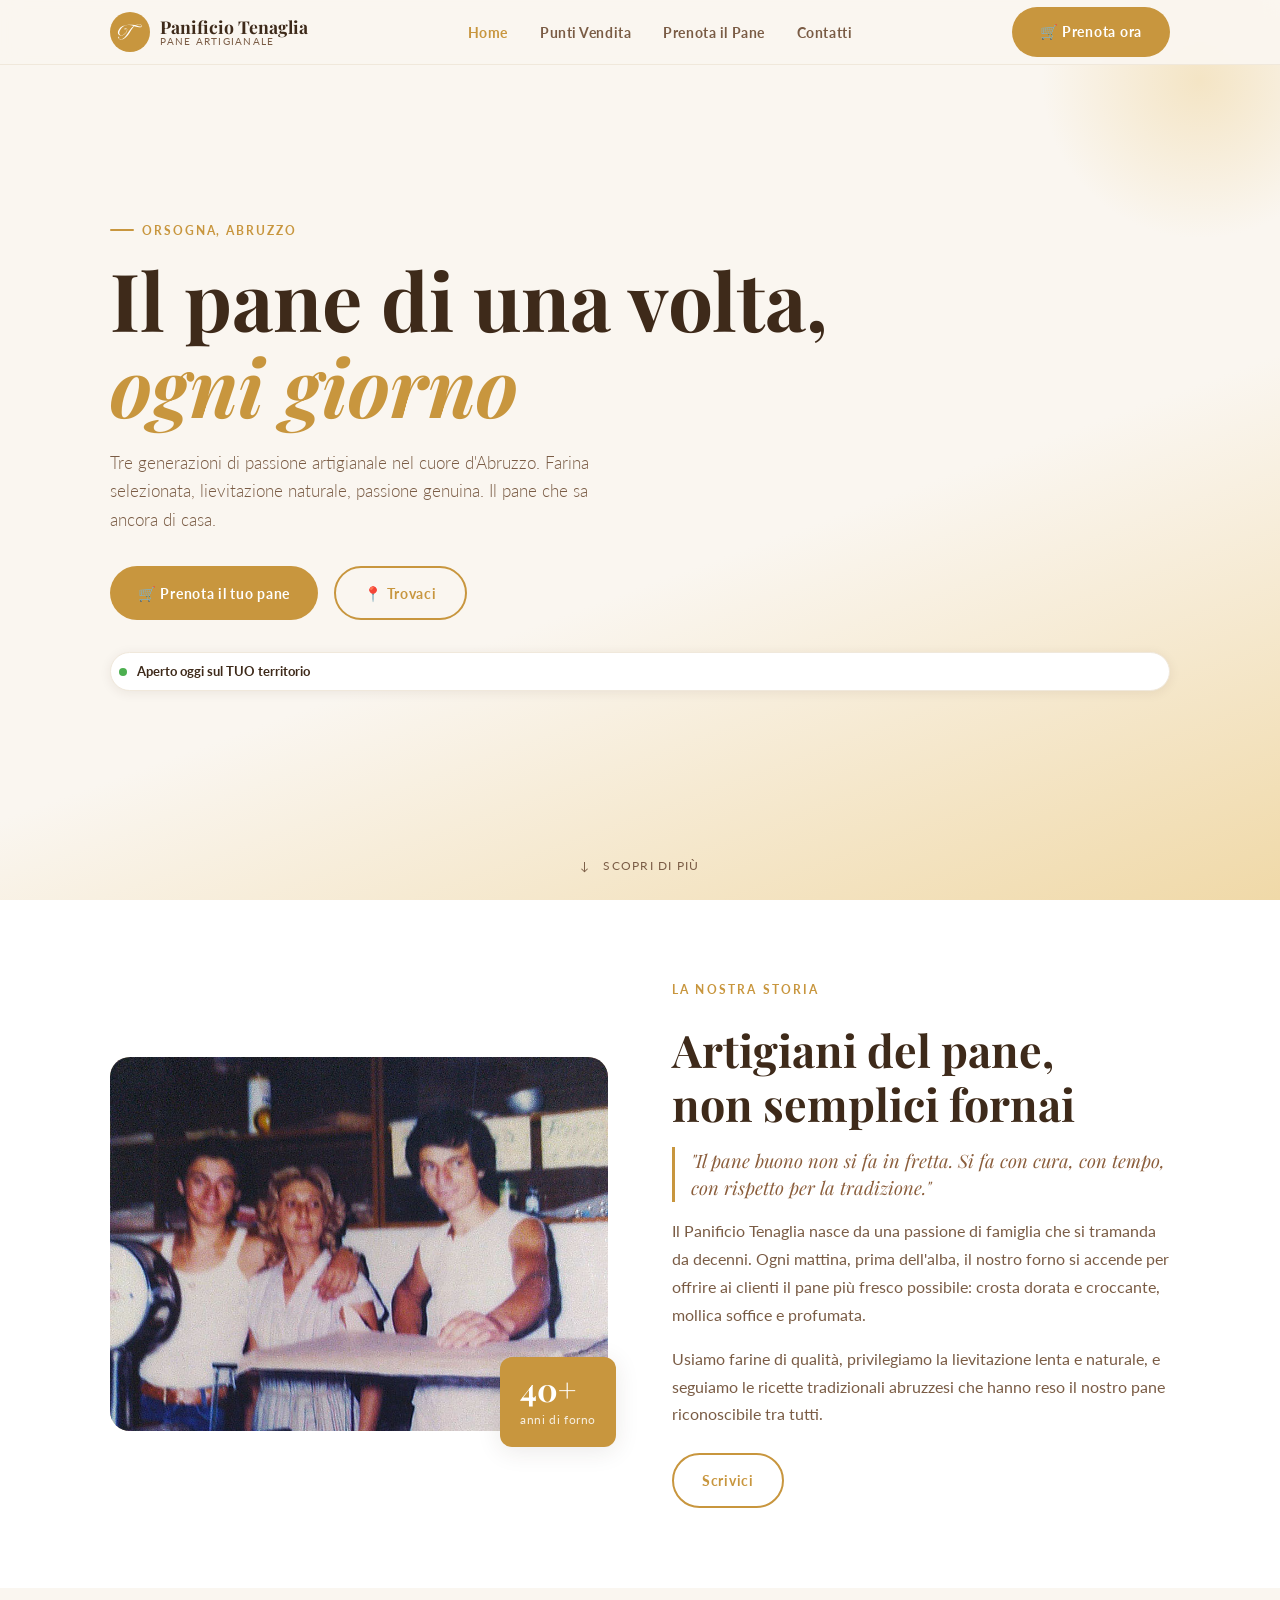
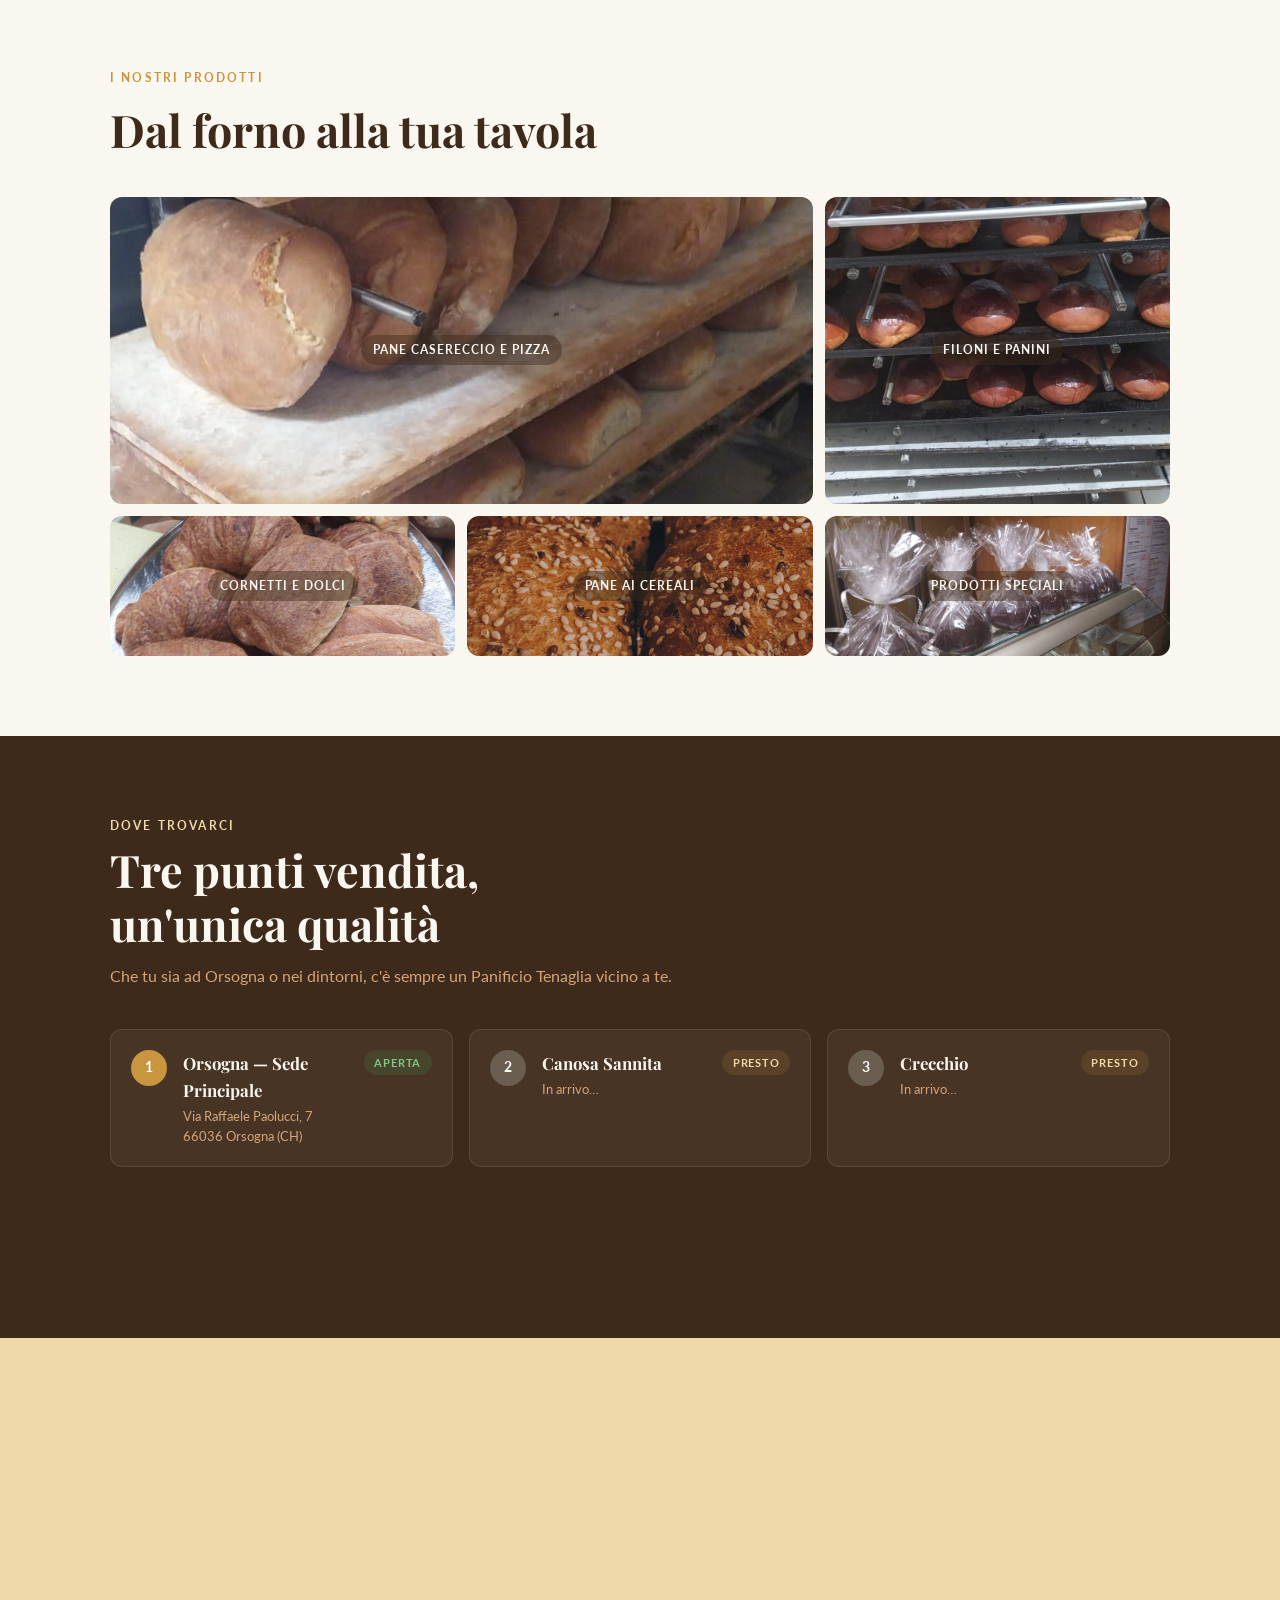
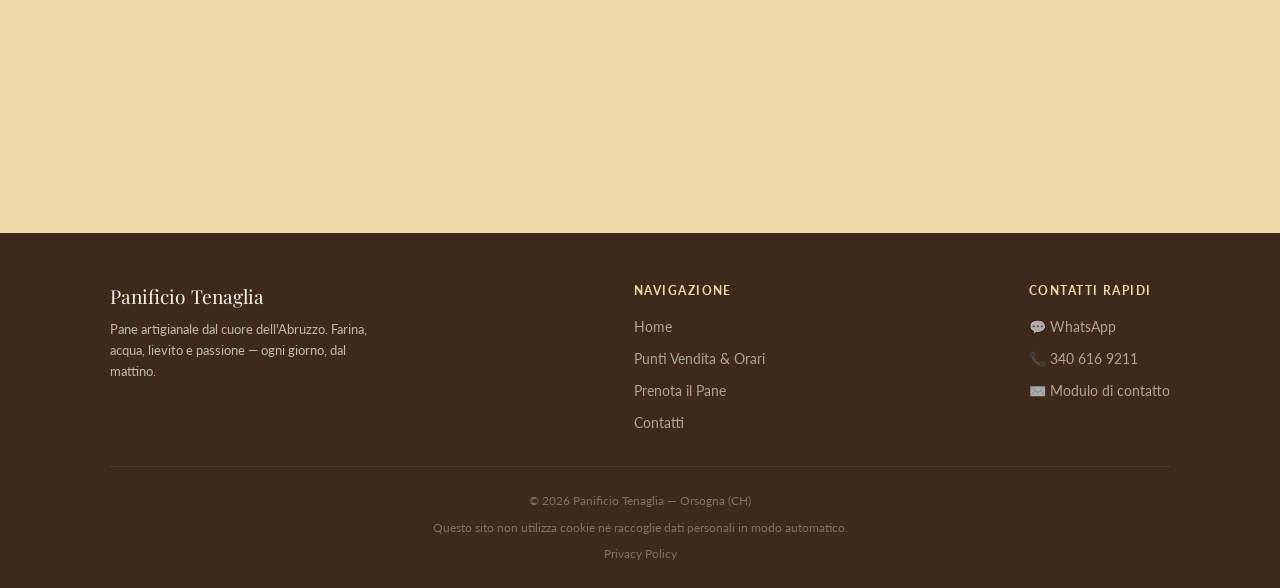
<file: index.html>
<!DOCTYPE html>
<html lang="it">
<head>
  <meta charset="UTF-8" />
  <meta name="viewport" content="width=device-width, initial-scale=1.0" />
  <meta name="description" content="Panificio Tenaglia — Pane artigianale a Orsogna e dintorni. Tre punti vendita, orari aggiornati, prenotazione online." />

  <title>Panificio Tenaglia — Pane Artigianale dal Cuore dell'Abruzzo</title>

  <!-- Favicon -->
  <link rel="apple-touch-icon" sizes="180x180" href="assets/icons/apple-touch-icon.png">
  <link rel="icon" type="image/png" sizes="32x32" href="assets/icons/favicon-32x32.png">
  <link rel="icon" type="image/png" sizes="16x16" href="assets/icons/favicon-16x16.png">
  <link rel="manifest" href="assets/icons/site.webmanifest">

  <!-- Fonts -->
  <link rel="preconnect" href="https://fonts.googleapis.com" />
  <link rel="preconnect" href="https://fonts.gstatic.com" crossorigin />
  <link href="https://fonts.googleapis.com/css2?family=Playfair+Display:ital,wght@0,400;0,700;1,400&family=Lato:wght@300;400;700&display=swap" rel="stylesheet" />

  <!-- Stili -->
  <link rel="stylesheet" href="css/style.css" />
</head>
<body>

  <!-- ════════════════════════
       NAVBAR
  ════════════════════════ -->
  <nav class="navbar" role="navigation" aria-label="Navigazione principale">
    <div class="container navbar__inner">

      <a href="index.html" class="navbar__logo" aria-label="Panificio Tenaglia — Home">
        <div class="navbar__logo-icon" aria-hidden="true">
          <img src="assets/icons/logo-t.svg" alt="" />
        </div>
        <div class="navbar__logo-text">
          Panificio Tenaglia
          <span>Pane Artigianale</span>
        </div>
      </a>

      <ul class="navbar__links" role="list">
        <li><a href="index.html"         class="active">Home</a></li>
        <li><a href="punti-vendita.html">Punti Vendita</a></li>
        <li><a href="prenota.html">      Prenota il Pane</a></li>
        <li><a href="contatti.html">     Contatti</a></li>
      </ul>

      <a href="prenota.html" class="btn-primary navbar__cta" aria-label="Prenota il tuo pane">
        🛒 Prenota ora
      </a>

      <button class="navbar__burger"
              aria-label="Apri menu di navigazione"
              aria-expanded="false"
              aria-controls="mobile-menu">
        <span></span><span></span><span></span>
      </button>
    </div>
  </nav>

  <!-- Menu mobile -->
  <nav class="mobile-menu" id="mobile-menu" role="navigation" aria-label="Menu mobile">
    <a href="index.html">🏠 Home</a>
    <a href="punti-vendita.html">📍 Punti Vendita & Orari</a>
    <a href="prenota.html">🛒 Prenota il tuo Pane</a>
    <a href="contatti.html">✉️ Contatti</a>
  </nav>


  <main>

    <!-- ════════════════════════
         HERO
    ════════════════════════ -->
    <section class="hero" aria-labelledby="hero-title">
      <div class="container hero__content">

        <p class="hero__eyebrow">Orsogna, Abruzzo</p>

        <h1 class="hero__title" id="hero-title">
          Il pane di una volta,<br>
          <em>ogni giorno</em>
        </h1>

        <p class="hero__subtitle">
          Tre generazioni di passione artigianale nel cuore d'Abruzzo.
          Farina selezionata, lievitazione naturale, passione genuina.
          Il pane che sa ancora di casa.
        </p>

        <div class="hero__actions">
          <a href="prenota.html" class="btn-primary">🛒 Prenota il tuo pane</a>
          <a href="punti-vendita.html" class="btn-outline">📍 Trovaci</a>
        </div>

        <div style="margin-top: 2rem;">
          <div class="hero__badge">
            <span class="hero__badge-dot" aria-hidden="true"></span>
            Aperto oggi sul TUO territorio
          </div>
        </div>

      </div>

      <div class="hero__scroll" aria-hidden="true">
        ↓ &nbsp; Scopri di più
      </div>
    </section>


    <!-- ════════════════════════
         STORIA
    ════════════════════════ -->
    <section class="story" aria-labelledby="story-title">
      <div class="container">
        <div class="story__grid">

          <!-- Visual / foto -->
          <div class="story__visual fade-up" aria-hidden="true">
            <div class="story__img-placeholder">
              <img src="assets/img/famiglia-tenaglia.jpg" alt="Il forno del Panificio Tenaglia" loading="lazy" />
            </div>
            <div class="story__stat-card">
              <strong>40+</strong>
              <span>anni di forno</span>
            </div>
          </div>

          <!-- Testo -->
          <div class="story__text fade-up">
            <p class="section-label">La nostra storia</p>
            <h2 class="section-title" id="story-title">
              Artigiani del pane,<br>non semplici fornai
            </h2>
            <blockquote class="story__quote">
              "Il pane buono non si fa in fretta. Si fa con cura, con tempo, con rispetto per la tradizione."
            </blockquote>
            <p class="story__body">
              Il Panificio Tenaglia nasce da una passione di famiglia che si tramanda da decenni.
              Ogni mattina, prima dell'alba, il nostro forno si accende per offrire ai clienti
              il pane più fresco possibile: crosta dorata e croccante, mollica soffice e profumata.
            </p>
            <p class="story__body">
              Usiamo farine di qualità, privilegiamo la lievitazione lenta e naturale, e seguiamo
              le ricette tradizionali abruzzesi che hanno reso il nostro pane riconoscibile
              tra tutti.
            </p>
            <a href="contatti.html" class="btn-outline" style="margin-top: 0.5rem; align-self: flex-start;">
              Scrivici
            </a>
          </div>

        </div>
      </div>
    </section>


    <!-- ════════════════════════
         GALLERIA PRODOTTI
    ════════════════════════ -->
    <section class="gallery" aria-labelledby="gallery-title">
      <div class="container">

        <div class="gallery__header fade-up">
          <p class="section-label">I nostri prodotti</p>
          <h2 class="section-title" id="gallery-title">
            Dal forno alla tua tavola
          </h2>
        </div>

        <div class="gallery__grid" role="list">

          <div class="gallery__item fade-up" role="listitem">
            <img src="assets/img/pane-casereccio.jpeg" alt="Pane casereccio del Panificio Tenaglia" class="gallery__item-img" />
            <span class="gallery__item-label">Pane Casereccio e Pizza</span>
          </div>

          <div class="gallery__item fade-up" role="listitem">
            <img src="assets/img/filone.jpeg" alt="Filone del Panificio Tenaglia" class="gallery__item-img" />
            <span class="gallery__item-label">Filoni e Panini</span>
          </div>

          <div class="gallery__item fade-up" role="listitem">
            <img src="assets/img/maritozzo.jpeg" alt="Maritozzi del Panificio Tenaglia" class="gallery__item-img" />
            <span class="gallery__item-label">Cornetti e Dolci</span>
          </div>

          <div class="gallery__item fade-up" role="listitem">
            <img src="assets/img/pane-ai-cereali.jpg" alt="Pane ai cereali del Panificio Tenaglia" class="gallery__item-img" />
            <span class="gallery__item-label">Pane ai Cereali</span>
          </div>

          <div class="gallery__item fade-up" role="listitem">
            <img src="assets/img/parrozzo.jpeg" alt="Parrozzo del Panificio Tenaglia" class="gallery__item-img" />
            <span class="gallery__item-label">Prodotti Speciali</span>
          </div>

    </section>


    <!-- ════════════════════════
         SEDI PREVIEW
    ════════════════════════ -->
    <section class="sedi-preview" aria-labelledby="sedi-title">
      <div class="container">

        <p class="section-label fade-up">Dove trovarci</p>
        <h2 class="section-title fade-up" id="sedi-title">
          Tre punti vendita,<br>
          un'unica qualità
        </h2>
        <p class="sedi-preview__subtitle fade-up">
          Che tu sia ad Orsogna o nei dintorni, c'è sempre un Panificio Tenaglia vicino a te.
        </p>

        <div class="sedi__grid" role="list">

          <!-- SEDE 1 — attiva -->
          <article class="sede-card fade-up" role="listitem">
            <div class="sede-card__num" aria-label="Sede 1">1</div>
            <div class="sede-card__info">
              <h3 class="sede-card__name">Orsogna — Sede Principale</h3>
              <address class="sede-card__address" style="font-style: normal;">
                Via Raffaele Paolucci, 7<br>
                66036 Orsogna (CH)
              </address>
            </div>
            <span class="sede-card__badge aperta" aria-label="Sede aperta">Aperta</span>
          </article>

          <!-- SEDE 2 — prossimamente -->
          <article class="sede-card coming-soon fade-up" role="listitem">
            <div class="sede-card__num" aria-label="Sede 2">2</div>
            <div class="sede-card__info">
              <h3 class="sede-card__name">Canosa Sannita</h3>
              <address class="sede-card__address" style="font-style: normal;">
                <!-- AGGIORNARE con indirizzo reale -->
                In arrivo…
              </address>
            </div>
            <span class="sede-card__badge presto" aria-label="Prossimamente">Presto</span>
          </article>

          <!-- SEDE 3 — prossimamente -->
          <article class="sede-card coming-soon fade-up" role="listitem" aria-label="Terza sede, prossimamente">
            <div class="sede-card__num" aria-hidden="true">3</div>
            <div class="sede-card__info">
              <h3 class="sede-card__name">Crecchio</h3>
              <address class="sede-card__address" style="font-style: normal;">
                <!-- AGGIORNARE con indirizzo reale -->
                In arrivo…
              </address>
            </div>
            <span class="sede-card__badge presto" aria-label="Prossimamente">Presto</span>
          </article>

        </div>

        <div class="sedi-preview__cta fade-up">
          <a href="punti-vendita.html" class="btn-primary" style="margin-top:0.5rem;">
            📍 Orari e mappa completa
          </a>
        </div>

      </div>
    </section>


    <!-- ════════════════════════
         CTA PRENOTAZIONE
    ════════════════════════ -->
    <section class="prenota-cta" aria-labelledby="prenota-title">
      <div class="container">
        <div class="prenota-cta__inner fade-up">
          <div class="prenota-cta__icon" aria-hidden="true">🛒</div>
          <h2 class="prenota-cta__title" id="prenota-title">
            Prenota il pane per domani,<br>senza sorprese
          </h2>
          <p class="prenota-cta__sub">
            Compila il modulo di prenotazione e riceverai la conferma direttamente
            sul tuo telefono. Niente file, niente attese, niente delusioni.
          </p>
          <div class="prenota-cta__actions">
            <a href="prenota.html" class="btn-primary">Prenota ora 🛒</a>
            <a href="punti-vendita.html" class="btn-outline">
              Vedi orari 🕐
            </a>
          </div>
        </div>
      </div>
    </section>

  </main>


  <!-- ════════════════════════
       FOOTER
  ════════════════════════ -->
  <footer class="footer" role="contentinfo">
    <div class="container">
      <div class="footer__grid">

        <!-- Brand -->
        <div>
          <p class="footer__brand-name">Panificio Tenaglia</p>
          <p class="footer__brand-tagline">
            Pane artigianale dal cuore dell'Abruzzo.
            Farina, acqua, lievito e passione — ogni giorno, dal mattino.
          </p>
        </div>

        <!-- Navigazione -->
        <div>
          <p class="footer__col-title">Navigazione</p>
          <ul class="footer__links" role="list">
            <li><a href="index.html">Home</a></li>
            <li><a href="punti-vendita.html">Punti Vendita & Orari</a></li>
            <li><a href="prenota.html">Prenota il Pane</a></li>
            <li><a href="contatti.html">Contatti</a></li>
          </ul>
        </div>

        <!-- Contatti rapidi -->
        <div>
          <p class="footer__col-title">Contatti rapidi</p>
          <ul class="footer__links" role="list">
            <li>
              <a href="https://wa.me/393406169211" target="_blank" rel="noopener noreferrer"
                 aria-label="Contatta via WhatsApp">
                💬 WhatsApp
              </a>
            </li>
            <li>
              <a href="tel:+393406169211" aria-label="Chiama il Panificio Tenaglia">
                📞 340 616 9211
              </a>
            </li>
            <li><a href="contatti.html">✉️ Modulo di contatto</a></li>
          </ul>
        </div>

      </div>

      <div class="footer__bottom">
        <p>© 2026 Panificio Tenaglia — Orsogna (CH)</p>
        <!-- <p>Sito realizzato con ❤️ da Rossella Amicosante — Corso Web Design 2025/26</p> -->
        <p>Questo sito non utilizza cookie né raccoglie dati personali in modo automatico.</p>
        <p><a href="privacy.html" style="color: rgba(250,246,240,0.35);">Privacy Policy</a></p>
      </div>
    </div>
  </footer>

  <!-- Scripts -->
  <script src="js/nav.js"></script>

</body>
</html>
</file>
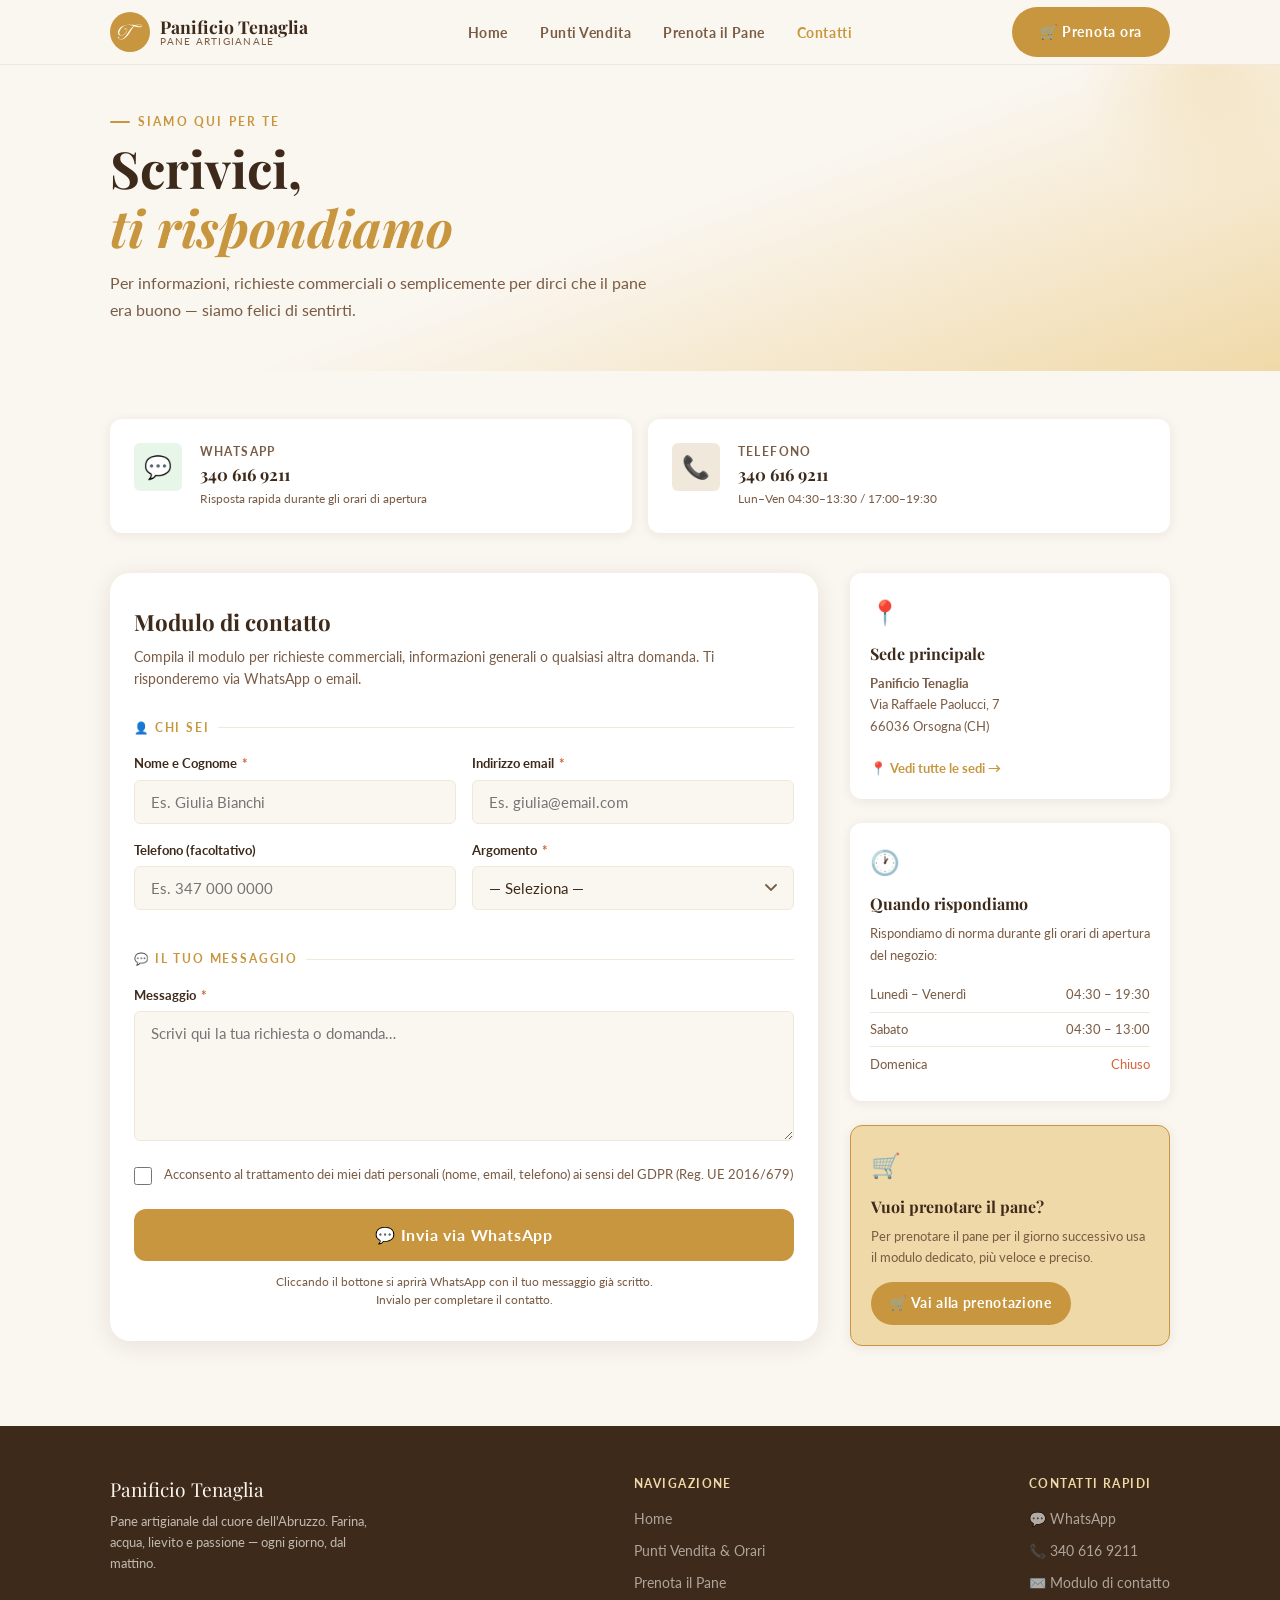
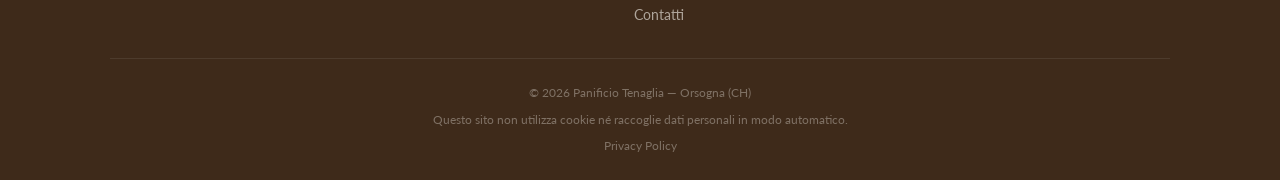
<file: contatti.html>
<!DOCTYPE html>
<html lang="it">
<head>
  <meta charset="UTF-8" />
  <meta name="viewport" content="width=device-width, initial-scale=1.0" />
  <meta name="description" content="Contatta il Panificio Tenaglia per informazioni, richieste commerciali o collaborazioni. Scrivici via WhatsApp o compila il modulo." />

  <title>Contatti — Panificio Tenaglia</title>

  <!-- Favicon -->
  <link rel="apple-touch-icon" sizes="180x180" href="assets/icons/apple-touch-icon.png">
  <link rel="icon" type="image/png" sizes="32x32" href="assets/icons/favicon-32x32.png">
  <link rel="icon" type="image/png" sizes="16x16" href="assets/icons/favicon-16x16.png">
  <link rel="manifest" href="assets/icons/site.webmanifest">

  <!-- Fonts -->
  <link rel="preconnect" href="https://fonts.googleapis.com" />
  <link rel="preconnect" href="https://fonts.gstatic.com" crossorigin />
  <link href="https://fonts.googleapis.com/css2?family=Playfair+Display:ital,wght@0,400;0,700;1,400&family=Lato:wght@300;400;700&display=swap" rel="stylesheet" />

  <!-- Stili -->
  <link rel="stylesheet" href="css/style.css" />
</head>
<body>

  <!-- ════════════════════════
       NAVBAR
  ════════════════════════ -->
  <nav class="navbar" role="navigation" aria-label="Navigazione principale">
    <div class="container navbar__inner">

      <a href="index.html" class="navbar__logo" aria-label="Panificio Tenaglia — Home">
        <div class="navbar__logo-icon" aria-hidden="true">
          <img src="assets/icons/logo-t.svg" alt="" />
        </div>
        <div class="navbar__logo-text">
          Panificio Tenaglia
          <span>Pane Artigianale</span>
        </div>
      </a>

      <ul class="navbar__links" role="list">
        <li><a href="index.html">Home</a></li>
        <li><a href="punti-vendita.html">Punti Vendita</a></li>
        <li><a href="prenota.html">Prenota il Pane</a></li>
        <li><a href="contatti.html" class="active">Contatti</a></li>
      </ul>

      <a href="prenota.html" class="btn-primary navbar__cta">🛒 Prenota ora</a>

      <button class="navbar__burger"
              aria-label="Apri menu di navigazione"
              aria-expanded="false"
              aria-controls="mobile-menu">
        <span></span><span></span><span></span>
      </button>
    </div>
  </nav>

  <!-- Menu mobile -->
  <nav class="mobile-menu" id="mobile-menu" role="navigation" aria-label="Menu mobile">
    <a href="index.html">🏠 Home</a>
    <a href="punti-vendita.html">📍 Punti Vendita & Orari</a>
    <a href="prenota.html">🛒 Prenota il tuo Pane</a>
    <a href="contatti.html">✉️ Contatti</a>
  </nav>


  <main>

    <!-- ════════════════════════
         PAGE HEADER
    ════════════════════════ -->
    <header class="page-header" aria-labelledby="contatti-main-title">
      <div class="container page-header__inner">
        <p class="page-header__eyebrow">Siamo qui per te</p>
        <h1 class="page-header__title" id="contatti-main-title">
          Scrivici,<br><em>ti rispondiamo</em>
        </h1>
        <p class="page-header__sub">
          Per informazioni, richieste commerciali o semplicemente per dirci che il pane
          era buono — siamo felici di sentirti.
        </p>
      </div>
    </header>


    <!-- ════════════════════════
         CANALI DIRETTI
    ════════════════════════ -->
    <section class="contatti-section" aria-label="Contatti e modulo">
      <div class="container">

        <!-- Griglia canali rapidi -->
        <div class="contatti-grid fade-up" style="margin-bottom: 2.5rem;" role="list">

          <!-- WhatsApp -->
          <a href="https://wa.me/393406169211"
             target="_blank"
             rel="noopener noreferrer"
             class="contatto-card"
             role="listitem"
             aria-label="Contatta via WhatsApp al 340 616 9211">
            <div class="contatto-card__icon wa" aria-hidden="true">💬</div>
            <div>
              <p class="contatto-card__label">WhatsApp</p>
              <p class="contatto-card__value">340 616 9211</p>
              <p class="contatto-card__sub">Risposta rapida durante gli orari di apertura</p>
            </div>
          </a>

          <!-- Telefono -->
          <a href="tel:+393406169211"
             class="contatto-card"
             role="listitem"
             aria-label="Chiama il Panificio Tenaglia al 340 616 9211">
            <div class="contatto-card__icon tel" aria-hidden="true">📞</div>
            <div>
              <p class="contatto-card__label">Telefono</p>
              <p class="contatto-card__value">340 616 9211</p>
              <p class="contatto-card__sub">Lun–Ven 04:30–13:30 / 17:00–19:30</p>
            </div>
          </a>

        </div>

        <!-- Layout form + sidebar -->
        <div class="contatti-layout">

          <!-- ══ FORM ══ -->
          <div class="contatti-form-card fade-up">

            <!-- Schermata successo -->
            <div class="contatti-success" id="contatti-success" role="alert" aria-live="polite">
              <div class="contatti-success__icon" aria-hidden="true">✅</div>
              <h2 class="contatti-success__title">Messaggio inviato!</h2>
              <p class="contatti-success__sub">
                Si è aperto WhatsApp con il tuo messaggio già pronto.<br>
                Invialo e ti risponderemo al più presto,
                di solito entro le ore di apertura del giorno stesso.
              </p>
              <button id="btn-reset-contatti" class="btn-outline">
                ← Invia un altro messaggio
              </button>
            </div>

            <!-- Form vero -->
            <div id="contatti-form-wrap">
              <h2 class="contatti-form-card__title">Modulo di contatto</h2>
              <p class="contatti-form-card__sub">
                Compila il modulo per richieste commerciali, informazioni generali
                o qualsiasi altra domanda. Ti risponderemo via WhatsApp o email.
              </p>

              <form id="form-contatti" novalidate>

                <!-- Dati mittente -->
                <fieldset class="form-fieldset">
                  <legend class="form-legend">👤 Chi sei</legend>

                  <div class="form-row">
                    <div class="form-group">
                      <label class="form-label" for="c-nome">
                        Nome e Cognome <span class="required">*</span>
                      </label>
                      <input class="form-input"
                             type="text"
                             id="c-nome"
                             name="nome"
                             placeholder="Es. Giulia Bianchi"
                             autocomplete="name"
                             required
                             aria-describedby="error-c-nome" />
                      <span class="form-error" id="error-c-nome" role="alert"></span>
                    </div>

                    <div class="form-group">
                      <label class="form-label" for="c-email">
                        Indirizzo email <span class="required">*</span>
                      </label>
                      <input class="form-input"
                             type="email"
                             id="c-email"
                             name="email"
                             placeholder="Es. giulia@email.com"
                             autocomplete="email"
                             required
                             aria-describedby="error-c-email" />
                      <span class="form-error" id="error-c-email" role="alert"></span>
                    </div>
                  </div>

                  <div class="form-row">
                    <div class="form-group">
                      <label class="form-label" for="c-telefono">
                        Telefono (facoltativo)
                      </label>
                      <input class="form-input"
                             type="tel"
                             id="c-telefono"
                             name="telefono"
                             placeholder="Es. 347 000 0000"
                             autocomplete="tel"
                             aria-describedby="error-c-telefono" />
                      <span class="form-error" id="error-c-telefono" role="alert"></span>
                    </div>

                    <div class="form-group">
                      <label class="form-label" for="c-argomento">
                        Argomento <span class="required">*</span>
                      </label>
                      <select class="form-select"
                              id="c-argomento"
                              name="argomento"
                              required
                              aria-describedby="error-c-argomento">
                        <option value="">— Seleziona —</option>
                        <option value="info-generali">Informazioni generali</option>
                        <option value="forniture">Forniture / Richiesta commerciale</option>
                        <option value="eventi">Evento o occasione speciale</option>
                        <option value="collaborazioni">Collaborazioni</option>
                        <option value="altro">Altro</option>
                      </select>
                      <span class="form-error" id="error-c-argomento" role="alert"></span>
                    </div>
                  </div>
                </fieldset>

                <!-- Messaggio -->
                <fieldset class="form-fieldset">
                  <legend class="form-legend">💬 Il tuo messaggio</legend>

                  <div class="form-group">
                    <label class="form-label" for="c-messaggio">
                      Messaggio <span class="required">*</span>
                    </label>
                    <textarea class="form-textarea"
                              id="c-messaggio"
                              name="messaggio"
                              rows="5"
                              placeholder="Scrivi qui la tua richiesta o domanda…"
                              required
                              aria-describedby="error-c-messaggio"
                              style="min-height: 130px;"></textarea>
                    <span class="form-error" id="error-c-messaggio" role="alert"></span>
                  </div>
                </fieldset>

                <!-- Privacy -->
                <div class="form-check">
                  <input type="checkbox"
                         id="privacy-contatti"
                         name="privacy"
                         required
                         aria-describedby="error-privacy-contatti" />
                  <label for="privacy-contatti">
                    Acconsento al trattamento dei miei dati personali (nome, email, telefono)
                    ai sensi del <a href="privacy.html">GDPR (Reg. UE 2016/679)</a>
                  </label>
                </div>
                <span class="form-error" id="error-privacy-contatti" role="alert"
                      style="margin-top:-1rem; margin-bottom:1rem; display:none;"></span>

                <!-- Submit -->
                <button type="submit" class="btn-primary form-submit">
                  💬 Invia via WhatsApp
                </button>

                <p style="font-size:0.75rem; color:var(--testo-light); margin-top:0.75rem; text-align:center; line-height:1.5;">
                  Cliccando il bottone si aprirà WhatsApp con il tuo messaggio già scritto.<br>
                  Invialo per completare il contatto.
                </p>

              </form>
            </div>

          </div>
          <!-- fine form card -->


          <!-- ══ SIDEBAR ══ -->
          <aside class="contatti-sidebar fade-up" aria-label="Informazioni aggiuntive">

            <!-- Sede principale -->
            <div class="info-card">
              <div class="info-card__icon" aria-hidden="true">📍</div>
              <h3 class="info-card__title">Sede principale</h3>
              <address class="info-card__body" style="font-style: normal;">
                <strong>Panificio Tenaglia</strong><br>
                Via Raffaele Paolucci, 7<br>
                66036 Orsogna (CH)<br><br>
                <a href="punti-vendita.html"
                   style="color: var(--grano); font-weight: 700; font-size: 0.83rem;">
                  📍 Vedi tutte le sedi →
                </a>
              </address>
            </div>

            <!-- Orari risposta -->
            <div class="info-card">
              <div class="info-card__icon" aria-hidden="true">🕐</div>
              <h3 class="info-card__title">Quando rispondiamo</h3>
              <p class="info-card__body">
                Rispondiamo di norma durante gli orari di apertura del negozio:
              </p>
              <table style="width:100%; font-size:0.82rem; color:var(--testo-light); margin-top:0.75rem; border-collapse:collapse;">
                <tr style="border-bottom:1px solid var(--avorio-dark);">
                  <td style="padding:0.4rem 0;">Lunedì – Venerdì</td>
                  <td style="text-align:right; padding:0.4rem 0;">04:30 – 19:30</td>
                </tr>
                <tr style="border-bottom:1px solid var(--avorio-dark);">
                  <td style="padding:0.4rem 0;">Sabato</td>
                  <td style="text-align:right; padding:0.4rem 0;">04:30 – 13:00</td>
                </tr>
                <tr>
                  <td style="padding:0.4rem 0;">Domenica</td>
                  <td style="text-align:right; padding:0.4rem 0; color:var(--terracotta);">Chiuso</td>
                </tr>
              </table>
            </div>

            <!-- Prenotazione rapida -->
            <div class="info-card" style="background: var(--grano-chiaro); border: 1.5px solid var(--grano);">
              <div class="info-card__icon" aria-hidden="true">🛒</div>
              <h3 class="info-card__title">Vuoi prenotare il pane?</h3>
              <p class="info-card__body" style="margin-bottom: 0.85rem;">
                Per prenotare il pane per il giorno successivo usa il modulo dedicato,
                più veloce e preciso.
              </p>
              <a href="prenota.html" class="btn-primary"
                 style="font-size: 0.85rem; padding: 0.65rem 1.2rem; display: inline-flex;">
                🛒 Vai alla prenotazione
              </a>
            </div>

          </aside>

        </div>
      </div>
    </section>

  </main>


  <!-- ════════════════════════
       FOOTER
  ════════════════════════ -->
  <footer class="footer" role="contentinfo">
    <div class="container">
      <div class="footer__grid">
        <div>
          <p class="footer__brand-name">Panificio Tenaglia</p>
          <p class="footer__brand-tagline">
            Pane artigianale dal cuore dell'Abruzzo.
            Farina, acqua, lievito e passione — ogni giorno, dal mattino.
          </p>
        </div>
        <div>
          <p class="footer__col-title">Navigazione</p>
          <ul class="footer__links" role="list">
            <li><a href="index.html">Home</a></li>
            <li><a href="punti-vendita.html">Punti Vendita & Orari</a></li>
            <li><a href="prenota.html">Prenota il Pane</a></li>
            <li><a href="contatti.html">Contatti</a></li>
          </ul>
        </div>
        <div>
          <p class="footer__col-title">Contatti rapidi</p>
          <ul class="footer__links" role="list">
            <li>
              <a href="https://wa.me/393406169211" target="_blank" rel="noopener noreferrer">
                💬 WhatsApp
              </a>
            </li>
            <li><a href="tel:+393406169211">📞 340 616 9211</a></li>
            <li><a href="contatti.html">✉️ Modulo di contatto</a></li>
          </ul>
        </div>
      </div>
      <div class="footer__bottom">
        <p>© 2026 Panificio Tenaglia — Orsogna (CH)</p>
        <!-- <p>Sito realizzato con ❤️ da Rossella Amicosante — Corso Web Design 2025/26</p> -->
        <p>Questo sito non utilizza cookie né raccoglie dati personali in modo automatico.</p>
        <p><a href="privacy.html" style="color: rgba(250,246,240,0.35);">Privacy Policy</a></p>
      </div>
    </div>
  </footer>

  <!-- Scripts -->
  <script src="js/nav.js"></script>
  <script src="js/contatti.js"></script>

</body>
</html>
</file>
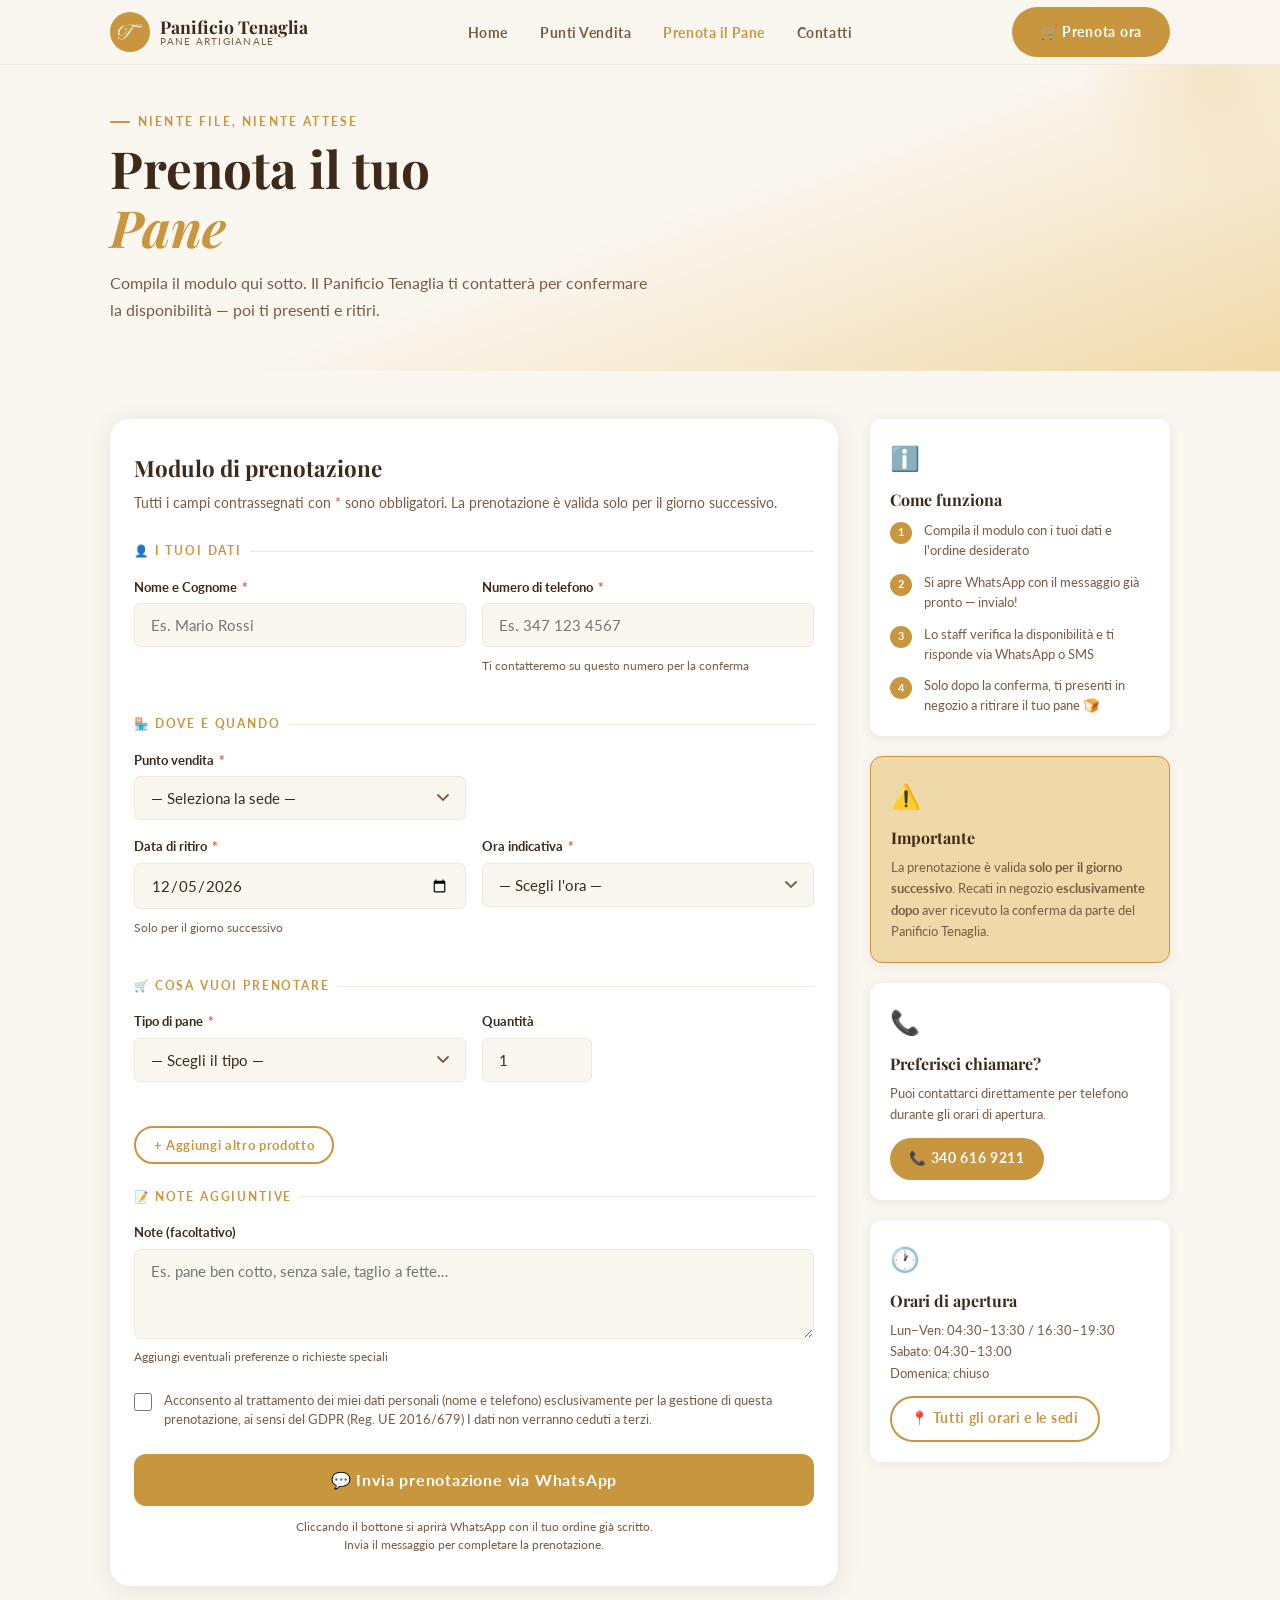
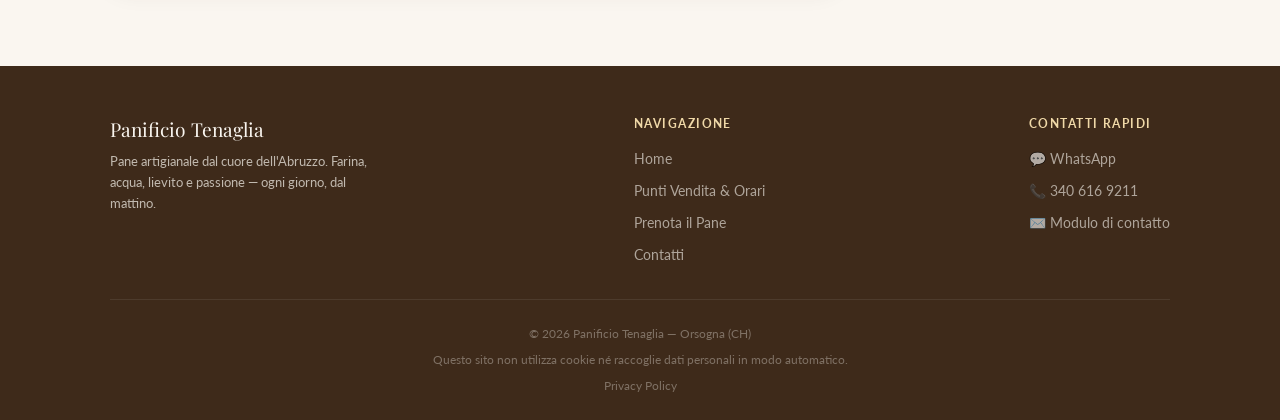
<file: prenota.html>
<!DOCTYPE html>
<html lang="it">
<head>
  <meta charset="UTF-8" />
  <meta name="viewport" content="width=device-width, initial-scale=1.0" />
  <meta name="description" content="Prenota il tuo pane al Panificio Tenaglia. Compila il modulo e ricevi conferma via SMS o WhatsApp. Niente file, niente attese." />

  <title>Prenota il Pane — Panificio Tenaglia</title>

  <!-- Favicon -->
  <link rel="apple-touch-icon" sizes="180x180" href="assets/icons/apple-touch-icon.png">
  <link rel="icon" type="image/png" sizes="32x32" href="assets/icons/favicon-32x32.png">
  <link rel="icon" type="image/png" sizes="16x16" href="assets/icons/favicon-16x16.png">
  <link rel="manifest" href="assets/icons/site.webmanifest">

  <!-- Fonts -->
  <link rel="preconnect" href="https://fonts.googleapis.com" />
  <link rel="preconnect" href="https://fonts.gstatic.com" crossorigin />
  <link href="https://fonts.googleapis.com/css2?family=Playfair+Display:ital,wght@0,400;0,700;1,400&family=Lato:wght@300;400;700&display=swap" rel="stylesheet" />

  <!-- Stili -->
  <link rel="stylesheet" href="css/style.css" />
</head>
<body>

  <!-- ════════════════════════
       NAVBAR
  ════════════════════════ -->
  <nav class="navbar" role="navigation" aria-label="Navigazione principale">
    <div class="container navbar__inner">

      <a href="index.html" class="navbar__logo" aria-label="Panificio Tenaglia — Home">
        <div class="navbar__logo-icon" aria-hidden="true">
          <img src="assets/icons/logo-t.svg" alt="" />
        </div>
        <div class="navbar__logo-text">
          Panificio Tenaglia
          <span>Pane Artigianale</span>
        </div>
      </a>

      <ul class="navbar__links" role="list">
        <li><a href="index.html">Home</a></li>
        <li><a href="punti-vendita.html">Punti Vendita</a></li>
        <li><a href="prenota.html" class="active">Prenota il Pane</a></li>
        <li><a href="contatti.html">Contatti</a></li>
      </ul>

      <a href="prenota.html" class="btn-primary navbar__cta">🛒 Prenota ora</a>

      <button class="navbar__burger"
              aria-label="Apri menu di navigazione"
              aria-expanded="false"
              aria-controls="mobile-menu">
        <span></span><span></span><span></span>
      </button>
    </div>
  </nav>

  <!-- Menu mobile -->
  <nav class="mobile-menu" id="mobile-menu" role="navigation" aria-label="Menu mobile">
    <a href="index.html">🏠 Home</a>
    <a href="punti-vendita.html">📍 Punti Vendita & Orari</a>
    <a href="prenota.html">🛒 Prenota il tuo Pane</a>
    <a href="contatti.html">✉️ Contatti</a>
  </nav>


  <main>

    <!-- ════════════════════════
         PAGE HEADER
    ════════════════════════ -->
    <header class="page-header" aria-labelledby="prenota-main-title">
      <div class="container page-header__inner">
        <p class="page-header__eyebrow">Niente file, niente attese</p>
        <h1 class="page-header__title" id="prenota-main-title">
          Prenota il tuo<br><em>Pane</em>
        </h1>
        <p class="page-header__sub">
          Compila il modulo qui sotto. Il Panificio Tenaglia ti contatterà
          per confermare la disponibilità — poi ti presenti e ritiri.
        </p>
      </div>
    </header>


    <!-- ════════════════════════
         FORM + SIDEBAR
    ════════════════════════ -->
    <section class="prenota-section" aria-label="Modulo di prenotazione">
      <div class="container">
        <div class="prenota-layout">

          <!-- ══ FORM CARD ══ -->
          <div class="prenota-form-card fade-up">

            <!-- Schermata di successo (nascosta) -->
            <div class="prenota-success" id="prenota-success" role="alert" aria-live="polite">
              <div class="prenota-success__icon" aria-hidden="true">✅</div>
              <h2 class="prenota-success__title">Richiesta inviata!</h2>
              <p class="prenota-success__sub">
                Si è aperto WhatsApp con la tua richiesta già pronta.<br>
                Invia il messaggio e attendi la conferma dello staff del Panificio Tenaglia.<br><br>
                <strong>Ricorda:</strong> recati in negozio solo dopo aver ricevuto conferma via SMS o WhatsApp.
              </p>
              <button id="btn-reset" class="btn-outline">
                ← Fai un'altra prenotazione
              </button>
            </div>

            <!-- Il form vero -->
            <div id="form-wrap">
              <h2 class="prenota-form-card__title">Modulo di prenotazione</h2>
              <p class="prenota-form-card__sub">
                Tutti i campi contrassegnati con <span style="color:var(--terracotta);">*</span> sono obbligatori.
                La prenotazione è valida solo per il giorno successivo.
              </p>

              <form id="form-prenota" novalidate>

                <!-- ── 1. DATI PERSONALI ── -->
                <fieldset class="form-fieldset">
                  <legend class="form-legend">👤 I tuoi dati</legend>

                  <div class="form-row">
                    <div class="form-group">
                      <label class="form-label" for="nome">
                        Nome e Cognome <span class="required">*</span>
                      </label>
                      <input class="form-input"
                             type="text"
                             id="nome"
                             name="nome"
                             placeholder="Es. Mario Rossi"
                             autocomplete="name"
                             required
                             aria-describedby="error-nome" />
                      <span class="form-error" id="error-nome" role="alert"></span>
                    </div>

                    <div class="form-group">
                      <label class="form-label" for="telefono">
                        Numero di telefono <span class="required">*</span>
                      </label>
                      <input class="form-input"
                             type="tel"
                             id="telefono"
                             name="telefono"
                             placeholder="Es. 347 123 4567"
                             autocomplete="tel"
                             required
                             aria-describedby="error-telefono" />
                      <span class="form-error" id="error-telefono" role="alert"></span>
                      <span class="form-hint">Ti contatteremo su questo numero per la conferma</span>
                    </div>
                  </div>
                </fieldset>

                <!-- ── 2. RITIRO ── -->
                <fieldset class="form-fieldset">
                  <legend class="form-legend">🏪 Dove e quando</legend>

                  <div class="form-row">
                    <div class="form-group">
                      <label class="form-label" for="sede">
                        Punto vendita <span class="required">*</span>
                      </label>
                      <select class="form-select"
                              id="sede"
                              name="sede"
                              required
                              aria-describedby="error-sede">
                        <option value="">— Seleziona la sede —</option>
                        <option value="1">Sede 1 — Orsogna (Via Paolucci, 7)</option>
                      </select>
                      <span class="form-error" id="error-sede" role="alert"></span>
                    </div>
                  </div>

                  <div class="form-row">
                    <div class="form-group">
                      <label class="form-label" for="data-ritiro">
                        Data di ritiro <span class="required">*</span>
                      </label>
                      <input class="form-input"
                             type="date"
                             id="data-ritiro"
                             name="data-ritiro"
                             required
                             aria-describedby="error-data-ritiro" />
                      <span class="form-error" id="error-data-ritiro" role="alert"></span>
                      <span class="form-hint">Solo per il giorno successivo</span>
                    </div>

                    <div class="form-group">
                      <label class="form-label" for="ora-ritiro">
                        Ora indicativa <span class="required">*</span>
                      </label>
                      <select class="form-select"
                              id="ora-ritiro"
                              name="ora-ritiro"
                              required
                              aria-describedby="error-ora-ritiro">
                        <option value="">— Scegli l'ora —</option>
                        <optgroup label="Mattina">
                          <option value="04:30">04:30</option>
                          <option value="05:00">05:00</option>
                          <option value="05:30">05:30</option>
                          <option value="06:00">06:00</option>
                          <option value="06:30">06:30</option>
                          <option value="07:00">07:00</option>
                          <option value="07:30">07:30</option>
                          <option value="08:00">08:00</option>
                          <option value="08:30">08:30</option>
                          <option value="09:00">09:00</option>
                          <option value="09:30">09:30</option>
                          <option value="10:00">10:00</option>
                          <option value="10:30">10:30</option>
                          <option value="11:00">11:00</option>
                          <option value="11:30">11:30</option>
                          <option value="12:00">12:00</option>
                          <option value="12:30">12:30</option>
                          <option value="13:00">13:00</option>
                        </optgroup>
                        <optgroup label="Pomeriggio">
                          <option value="16:30">16:30</option>
                          <option value="17:00">17:00</option>
                          <option value="17:30">17:30</option>
                          <option value="18:00">18:00</option>
                          <option value="18:30">18:30</option>
                          <option value="19:00">19:00</option>
                          <option value="19:30">19:30</option>
                        </optgroup>
                      </select>
                      <span class="form-error" id="error-ora-ritiro" role="alert"></span>
                    </div>
                  </div>
                </fieldset>

                <!-- ── 3. PRODOTTI ── -->
                <fieldset class="form-fieldset">
                  <legend class="form-legend">🛒 Cosa vuoi prenotare</legend>

                  <!-- Prima riga prodotto (fissa) -->
                  <div id="prodotti-wrap">
                    <div class="prodotto-row form-row" style="align-items: flex-end;">
                      <div class="form-group">
                        <label class="form-label" for="prodotto-tipo-0">
                          Tipo di pane <span class="required">*</span>
                        </label>
                        <select class="form-select prodotto-tipo"
                                id="prodotto-tipo-0"
                                required
                                aria-label="Tipo di pane 1">
                          <option value="">— Scegli il tipo —</option>
                          <option value="Pane Casereccio">🍞 Pane Casereccio (1 kg)</option>
                          <option value="Pane Casereccio">🍞 Pane Casereccio (500 g)</option>
                          <option value="Pane Casereccio">🍞 Pane Casereccio (250 g)</option>
                          <option value="Pane Casereccio">🍞 Panino</option>
                          <option value="Filone Abruzzese">🥖 Filone</option>
                          <option value="Pane Casereccio">🍕 Pizza Rossa (Trancio)</option>
                          <option value="Pane Casereccio">🍕 Pizza Bianca (Trancio)</option>
                        </select>
                      </div>
                      <div class="form-group" style="max-width: 110px;">
                        <label class="form-label" for="prodotto-qty-0">Quantità</label>
                        <input class="form-input prodotto-qty"
                               type="number"
                               id="prodotto-qty-0"
                               value="1" min="1" max="20"
                               aria-label="Quantità prodotto 1" />
                      </div>
                      <div></div><!-- spacer per griglia 3 col su tablet -->
                    </div>
                  </div>

                  <span class="form-error" id="error-prodotti" role="alert"></span>

                  <button type="button"
                          id="btn-aggiungi-prodotto"
                          class="btn-outline"
                          style="margin-top: 0.75rem; font-size: 0.83rem; padding: 0.55rem 1.1rem;">
                    + Aggiungi altro prodotto
                  </button>
                </fieldset>

                <!-- ── 4. NOTE ── -->
                <fieldset class="form-fieldset">
                  <legend class="form-legend">📝 Note aggiuntive</legend>
                  <div class="form-group">
                    <label class="form-label" for="note">Note (facoltativo)</label>
                    <textarea class="form-textarea"
                              id="note"
                              name="note"
                              placeholder="Es. pane ben cotto, senza sale, taglio a fette…"
                              aria-describedby="note-hint"></textarea>
                    <span class="form-hint" id="note-hint">
                      Aggiungi eventuali preferenze o richieste speciali
                    </span>
                  </div>
                </fieldset>

                <!-- ── PRIVACY ── -->
                <div class="form-check">
                  <input type="checkbox" id="privacy" name="privacy" required
                         aria-describedby="error-privacy" />
                  <label for="privacy">
                    Acconsento al trattamento dei miei dati personali (nome e telefono)
                    esclusivamente per la gestione di questa prenotazione,
                    ai sensi del <a href="privacy.html">GDPR (Reg. UE 2016/679)</a>
                    I dati non verranno ceduti a terzi.
                  </label>
                </div>
                <span class="form-error" id="error-privacy" role="alert"
                      style="margin-top:-1rem; margin-bottom:1rem; display:none;"></span>

                <!-- ── SUBMIT ── -->
                <button type="submit" class="btn-primary form-submit">
                  💬 Invia prenotazione via WhatsApp
                </button>

                <p style="font-size:0.75rem; color:var(--testo-light); margin-top:0.75rem; text-align:center; line-height:1.5;">
                  Cliccando il bottone si aprirà WhatsApp con il tuo ordine già scritto.<br>
                  Invia il messaggio per completare la prenotazione.
                </p>

              </form>
            </div>
            <!-- fine form-wrap -->

          </div>
          <!-- fine prenota-form-card -->


          <!-- ══ SIDEBAR INFO ══ -->
          <aside class="prenota-sidebar fade-up" aria-label="Informazioni prenotazione">

            <!-- Come funziona -->
            <div class="info-card">
              <div class="info-card__icon" aria-hidden="true">ℹ️</div>
              <h3 class="info-card__title">Come funziona</h3>
              <ul class="steps-list" role="list">
                <li>
                  <span class="step-num" aria-hidden="true">1</span>
                  <span>Compila il modulo con i tuoi dati e l'ordine desiderato</span>
                </li>
                <li>
                  <span class="step-num" aria-hidden="true">2</span>
                  <span>Si apre WhatsApp con il messaggio già pronto — invialo!</span>
                </li>
                <li>
                  <span class="step-num" aria-hidden="true">3</span>
                  <span>Lo staff verifica la disponibilità e ti risponde via WhatsApp o SMS</span>
                </li>
                <li>
                  <span class="step-num" aria-hidden="true">4</span>
                  <span>Solo dopo la conferma, ti presenti in negozio a ritirare il tuo pane 🍞</span>
                </li>
              </ul>
            </div>

            <!-- Avviso importante -->
            <div class="info-card" style="background: var(--grano-chiaro); border: 1.5px solid var(--grano);">
              <div class="info-card__icon" aria-hidden="true">⚠️</div>
              <h3 class="info-card__title">Importante</h3>
              <p class="info-card__body">
                La prenotazione è valida <strong>solo per il giorno successivo</strong>.
                Recati in negozio <strong>esclusivamente dopo</strong> aver ricevuto
                la conferma da parte del Panificio Tenaglia.
              </p>
            </div>

            <!-- Contatto diretto -->
            <div class="info-card">
              <div class="info-card__icon" aria-hidden="true">📞</div>
              <h3 class="info-card__title">Preferisci chiamare?</h3>
              <p class="info-card__body" style="margin-bottom: 0.75rem;">
                Puoi contattarci direttamente per telefono durante gli orari di apertura.
              </p>
              <a href="tel:+393406169211" class="btn-primary"
                 style="font-size:0.85rem; padding: 0.65rem 1.2rem;">
                📞 340 616 9211
              </a>
            </div>

            <!-- Link orari -->
            <div class="info-card">
              <div class="info-card__icon" aria-hidden="true">🕐</div>
              <h3 class="info-card__title">Orari di apertura</h3>
              <p class="info-card__body" style="margin-bottom: 0.75rem;">
                Lun–Ven: 04:30–13:30 / 16:30–19:30<br>
                Sabato: 04:30–13:00<br>
                Domenica: chiuso
              </p>
              <a href="punti-vendita.html" class="btn-outline"
                 style="font-size:0.85rem; padding: 0.65rem 1.2rem;">
                📍 Tutti gli orari e le sedi
              </a>
            </div>

          </aside>

        </div>
      </div>
    </section>

  </main>


  <!-- ════════════════════════
       FOOTER
  ════════════════════════ -->
  <footer class="footer" role="contentinfo">
    <div class="container">
      <div class="footer__grid">
        <div>
          <p class="footer__brand-name">Panificio Tenaglia</p>
          <p class="footer__brand-tagline">
            Pane artigianale dal cuore dell'Abruzzo.
            Farina, acqua, lievito e passione — ogni giorno, dal mattino.
          </p>
        </div>
        <div>
          <p class="footer__col-title">Navigazione</p>
          <ul class="footer__links" role="list">
            <li><a href="index.html">Home</a></li>
            <li><a href="punti-vendita.html">Punti Vendita & Orari</a></li>
            <li><a href="prenota.html">Prenota il Pane</a></li>
            <li><a href="contatti.html">Contatti</a></li>
          </ul>
        </div>
        <div>
          <p class="footer__col-title">Contatti rapidi</p>
          <ul class="footer__links" role="list">
            <li>
              <a href="https://wa.me/393406169211" target="_blank" rel="noopener noreferrer">
                💬 WhatsApp
              </a>
            </li>
            <li><a href="tel:+393406169211">📞 340 616 9211</a></li>
            <li><a href="contatti.html">✉️ Modulo di contatto</a></li>
          </ul>
        </div>
      </div>
      <div class="footer__bottom">
        <p>© 2026 Panificio Tenaglia — Orsogna (CH)</p>
        <!-- <p>Sito realizzato con ❤️ da Rossella Amicosante — Corso Web Design 2025/26</p> -->
        <p>Questo sito non utilizza cookie né raccoglie dati personali in modo automatico.</p>
        <p><a href="privacy.html" style="color: rgba(250,246,240,0.35);">Privacy Policy</a></p>
      </div>
    </div>
  </footer>

  <!-- Scripts -->
  <script src="js/nav.js"></script>
  <script src="js/prenota.js"></script>

</body>
</html>
</file>
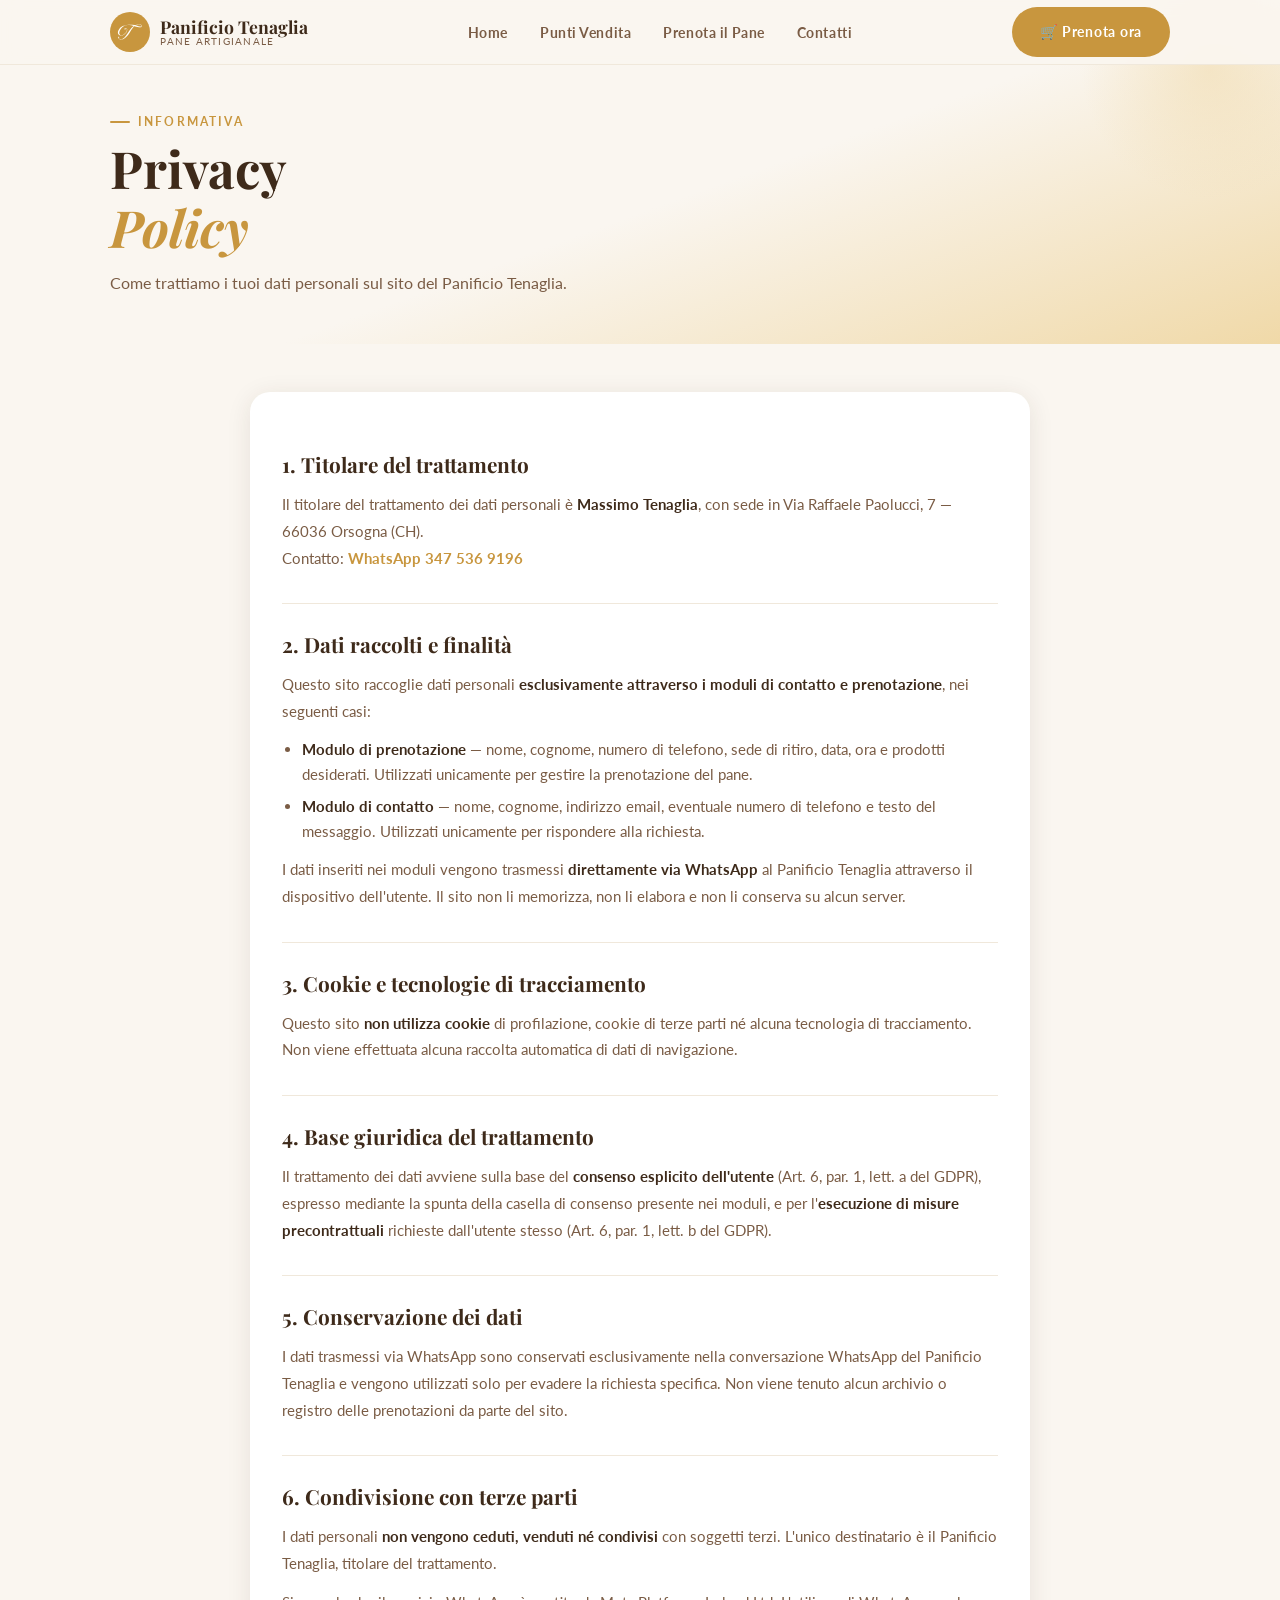
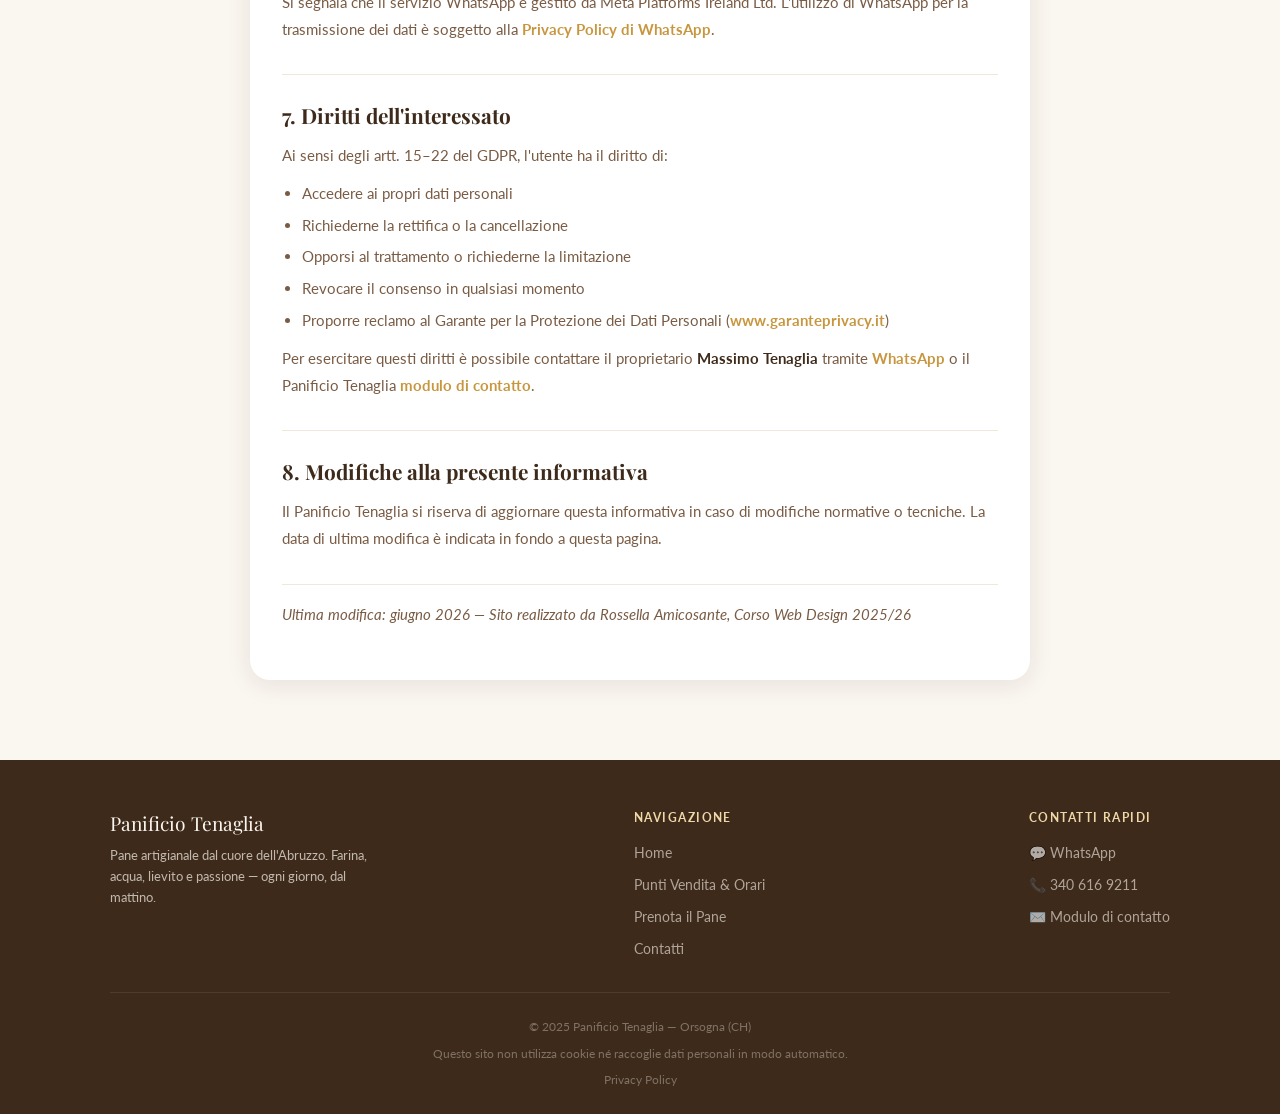
<file: privacy.html>
<!DOCTYPE html>
<html lang="it">
<head>
  <meta charset="UTF-8" />
  <meta name="viewport" content="width=device-width, initial-scale=1.0" />
  <meta name="description" content="Informativa sulla privacy del sito Panificio Tenaglia. Come vengono trattati i tuoi dati personali." />
  <meta name="robots" content="noindex" />

  <title>Privacy Policy — Panificio Tenaglia</title>

  <link rel="icon" href="assets/icons/favicon.svg" type="image/svg+xml" />

  <!-- Fonts -->
  <link rel="preconnect" href="https://fonts.googleapis.com" />
  <link rel="preconnect" href="https://fonts.gstatic.com" crossorigin />
  <link href="https://fonts.googleapis.com/css2?family=Playfair+Display:ital,wght@0,400;0,700;1,400&family=Lato:wght@300;400;700&display=swap" rel="stylesheet" />

  <!-- Stili -->
  <link rel="stylesheet" href="css/style.css" />

  <style>
    .privacy-body {
      padding: 3rem 0 5rem;
    }
    .privacy-card {
      background: var(--bianco);
      border-radius: var(--radius-lg);
      box-shadow: var(--shadow-soft);
      padding: 2.5rem 2rem;
      max-width: 780px;
      margin: 0 auto;
    }
    .privacy-card h2 {
      font-family: var(--font-titolo);
      font-size: 1.3rem;
      font-weight: 700;
      color: var(--testo);
      margin: 2rem 0 0.6rem;
      padding-top: 1.5rem;
      border-top: 1px solid var(--avorio-dark);
    }
    .privacy-card h2:first-of-type {
      margin-top: 1rem;
      border-top: none;
      padding-top: 0;
    }
    .privacy-card p {
      font-size: 0.93rem;
      color: var(--testo-light);
      line-height: 1.8;
      margin-bottom: 0.75rem;
    }
    .privacy-card ul {
      margin: 0.5rem 0 0.75rem 1.25rem;
      display: flex;
      flex-direction: column;
      gap: 0.4rem;
    }
    .privacy-card ul li {
      font-size: 0.93rem;
      color: var(--testo-light);
      line-height: 1.7;
    }
    .privacy-card strong { color: var(--testo); }
    .privacy-card a { color: var(--grano); font-weight: 700; }
    .privacy-card a:hover { color: var(--grano-scuro); }
    .privacy-update {
      font-size: 0.78rem;
      color: var(--testo-light);
      font-style: italic;
      margin-top: 2rem;
      padding-top: 1rem;
      border-top: 1px solid var(--avorio-dark);
    }
  </style>
</head>
<body>

  <!-- ════════════════════════
       NAVBAR
  ════════════════════════ -->
  <nav class="navbar" role="navigation" aria-label="Navigazione principale">
    <div class="container navbar__inner">

      <a href="index.html" class="navbar__logo" aria-label="Panificio Tenaglia — Home">
        <div class="navbar__logo-icon" aria-hidden="true">
          <img src="assets/icons/logo-t.svg" alt="" />
        </div>
        <div class="navbar__logo-text">
          Panificio Tenaglia
          <span>Pane Artigianale</span>
        </div>
      </a>

      <ul class="navbar__links" role="list">
        <li><a href="index.html">Home</a></li>
        <li><a href="punti-vendita.html">Punti Vendita</a></li>
        <li><a href="prenota.html">Prenota il Pane</a></li>
        <li><a href="contatti.html">Contatti</a></li>
      </ul>

      <a href="prenota.html" class="btn-primary navbar__cta">🛒 Prenota ora</a>

      <button class="navbar__burger"
              aria-label="Apri menu di navigazione"
              aria-expanded="false"
              aria-controls="mobile-menu">
        <span></span><span></span><span></span>
      </button>
    </div>
  </nav>

  <!-- Menu mobile -->
  <nav class="mobile-menu" id="mobile-menu" role="navigation" aria-label="Menu mobile">
    <a href="index.html">🏠 Home</a>
    <a href="punti-vendita.html">📍 Punti Vendita & Orari</a>
    <a href="prenota.html">🛒 Prenota il tuo Pane</a>
    <a href="contatti.html">✉️ Contatti</a>
  </nav>


  <main>

    <!-- Page header -->
    <header class="page-header" aria-labelledby="privacy-title">
      <div class="container page-header__inner">
        <p class="page-header__eyebrow">Informativa</p>
        <h1 class="page-header__title" id="privacy-title">
          Privacy<br><em>Policy</em>
        </h1>
        <p class="page-header__sub">
          Come trattiamo i tuoi dati personali sul sito del Panificio Tenaglia.
        </p>
      </div>
    </header>

    <!-- Contenuto -->
    <section class="privacy-body">
      <div class="container">
        <div class="privacy-card fade-up">

          <h2>1. Titolare del trattamento</h2>
          <p>
            Il titolare del trattamento dei dati personali è <strong>Massimo Tenaglia</strong>,
            con sede in Via Raffaele Paolucci, 7 — 66036 Orsogna (CH).<br>
            Contatto: <a href="https://wa.me/393475369196">WhatsApp 347 536 9196</a>
          </p>

          <h2>2. Dati raccolti e finalità</h2>
          <p>
            Questo sito raccoglie dati personali <strong>esclusivamente attraverso i moduli
            di contatto e prenotazione</strong>, nei seguenti casi:
          </p>
          <ul>
            <li><strong>Modulo di prenotazione</strong> — nome, cognome, numero di telefono,
            sede di ritiro, data, ora e prodotti desiderati. Utilizzati unicamente per
            gestire la prenotazione del pane.</li>
            <li><strong>Modulo di contatto</strong> — nome, cognome, indirizzo email,
            eventuale numero di telefono e testo del messaggio. Utilizzati unicamente
            per rispondere alla richiesta.</li>
          </ul>
          <p>
            I dati inseriti nei moduli vengono trasmessi <strong>direttamente via WhatsApp</strong>
            al Panificio Tenaglia attraverso il dispositivo dell'utente.
            Il sito non li memorizza, non li elabora e non li conserva su alcun server.
          </p>

          <h2>3. Cookie e tecnologie di tracciamento</h2>
          <p>
            Questo sito <strong>non utilizza cookie</strong> di profilazione, cookie di
            terze parti né alcuna tecnologia di tracciamento. Non viene effettuata
            alcuna raccolta automatica di dati di navigazione.
          </p>

          <h2>4. Base giuridica del trattamento</h2>
          <p>
            Il trattamento dei dati avviene sulla base del <strong>consenso esplicito
            dell'utente</strong> (Art. 6, par. 1, lett. a del GDPR), espresso mediante
            la spunta della casella di consenso presente nei moduli, e per
            l'<strong>esecuzione di misure precontrattuali</strong> richieste dall'utente
            stesso (Art. 6, par. 1, lett. b del GDPR).
          </p>

          <h2>5. Conservazione dei dati</h2>
          <p>
            I dati trasmessi via WhatsApp sono conservati esclusivamente nella
            conversazione WhatsApp del Panificio Tenaglia e vengono utilizzati
            solo per evadere la richiesta specifica. Non viene tenuto alcun
            archivio o registro delle prenotazioni da parte del sito.
          </p>

          <h2>6. Condivisione con terze parti</h2>
          <p>
            I dati personali <strong>non vengono ceduti, venduti né condivisi</strong>
            con soggetti terzi. L'unico destinatario è il Panificio Tenaglia,
            titolare del trattamento.
          </p>
          <p>
            Si segnala che il servizio WhatsApp è gestito da Meta Platforms Ireland Ltd.
            L'utilizzo di WhatsApp per la trasmissione dei dati è soggetto alla
            <a href="https://www.whatsapp.com/legal/privacy-policy-eea" target="_blank"
               rel="noopener noreferrer">Privacy Policy di WhatsApp</a>.
          </p>

          <h2>7. Diritti dell'interessato</h2>
          <p>
            Ai sensi degli artt. 15–22 del GDPR, l'utente ha il diritto di:
          </p>
          <ul>
            <li>Accedere ai propri dati personali</li>
            <li>Richiederne la rettifica o la cancellazione</li>
            <li>Opporsi al trattamento o richiederne la limitazione</li>
            <li>Revocare il consenso in qualsiasi momento</li>
            <li>Proporre reclamo al Garante per la Protezione dei Dati Personali
                (<a href="https://www.garanteprivacy.it" target="_blank"
                    rel="noopener noreferrer">www.garanteprivacy.it</a>)</li>
          </ul>
          <p>
            Per esercitare questi diritti è possibile contattare il proprietario <strong>Massimo Tenaglia</strong> 
            tramite <a href="https://wa.me/393475369196">WhatsApp</a> o il Panificio Tenaglia
            <a href="contatti.html">modulo di contatto</a>.
          </p>

          <h2>8. Modifiche alla presente informativa</h2>
          <p>
            Il Panificio Tenaglia si riserva di aggiornare questa informativa in caso
            di modifiche normative o tecniche. La data di ultima modifica è indicata
            in fondo a questa pagina.
          </p>

          <p class="privacy-update">
            Ultima modifica: giugno 2026 —
            Sito realizzato da Rossella Amicosante, Corso Web Design 2025/26
          </p>

        </div>
      </div>
    </section>

  </main>


  <!-- ════════════════════════
       FOOTER
  ════════════════════════ -->
  <footer class="footer" role="contentinfo">
    <div class="container">
      <div class="footer__grid">
        <div>
          <p class="footer__brand-name">Panificio Tenaglia</p>
          <p class="footer__brand-tagline">
            Pane artigianale dal cuore dell'Abruzzo.
            Farina, acqua, lievito e passione — ogni giorno, dal mattino.
          </p>
        </div>
        <div>
          <p class="footer__col-title">Navigazione</p>
          <ul class="footer__links" role="list">
            <li><a href="index.html">Home</a></li>
            <li><a href="punti-vendita.html">Punti Vendita & Orari</a></li>
            <li><a href="prenota.html">Prenota il Pane</a></li>
            <li><a href="contatti.html">Contatti</a></li>
          </ul>
        </div>
        <div>
          <p class="footer__col-title">Contatti rapidi</p>
          <ul class="footer__links" role="list">
            <li>
              <a href="https://wa.me/393406169211" target="_blank" rel="noopener noreferrer">
                💬 WhatsApp
              </a>
            </li>
            <li><a href="tel:+393406169211">📞 340 616 9211</a></li>
            <li><a href="contatti.html">✉️ Modulo di contatto</a></li>
          </ul>
        </div>
      </div>
      <div class="footer__bottom">
        <p>© 2025 Panificio Tenaglia — Orsogna (CH)</p>
        <!--<p>Sito realizzato con ❤️ da Rossella Amicosante — Corso Web Design 2025/26</p>-->
        <p>Questo sito non utilizza cookie né raccoglie dati personali in modo automatico.</p>
        <p><a href="privacy.html" style="color: rgba(250,246,240,0.35);">Privacy Policy</a></p>
      </div>
    </div>
  </footer>

  <!-- Scripts -->
  <script src="js/nav.js"></script>

</body>
</html>
</file>
<file: css/style.css>
/* ===========================
   PANIFICIO TENAGLIA
   style.css — design system
   =========================== */

@import url('https://fonts.googleapis.com/css2?family=Playfair+Display:ital,wght@0,400;0,700;1,400&family=Lato:wght@300;400;700&display=swap');

:root {
  --grano:       #C8963E;
  --grano-chiaro:#F0D9A8;
  --grano-scuro: #A67B2A;
  --crosta:      #8B5E3C;
  --crosta-light:#D4A574;
  --avorio:      #FAF6F0;
  --avorio-dark: #F0E8DB;
  --terracotta:  #D4623A;
  --testo:       #3E2A1A;
  --testo-light: #7A5C45;
  --bianco:      #FFFFFF;

  --font-titolo: 'Playfair Display', Georgia, serif;
  --font-corpo:  'Lato', sans-serif;

  --radius-sm:  6px;
  --radius-md:  12px;
  --radius-lg:  20px;

  --shadow-soft: 0 4px 24px rgba(62,42,26,0.10);
  --shadow-card: 0 2px 12px rgba(62,42,26,0.08);
}

/* RESET & BASE */
*, *::before, *::after { box-sizing: border-box; margin: 0; padding: 0; }

html { scroll-behavior: smooth; font-size: 16px; }

body {
  font-family: var(--font-corpo);
  background-color: var(--avorio);
  color: var(--testo);
  line-height: 1.6;
  overflow-x: hidden;
}

img { max-width: 100%; display: block; }
a   { text-decoration: none; color: inherit; }

/* UTILITY */
.container {
  width: 100%;
  max-width: 1100px;
  margin: 0 auto;
  padding: 0 1.25rem;
}

.section-label {
  font-family: var(--font-corpo);
  font-size: 0.75rem;
  font-weight: 700;
  letter-spacing: 0.18em;
  text-transform: uppercase;
  color: var(--grano);
  margin-bottom: 0.5rem;
}

.section-title {
  font-family: var(--font-titolo);
  font-size: clamp(1.8rem, 5vw, 2.8rem);
  font-weight: 700;
  color: var(--testo);
  line-height: 1.2;
}

.btn-primary {
  display: inline-flex;
  align-items: center;
  gap: 0.5rem;
  background: var(--grano);
  color: var(--bianco);
  font-family: var(--font-corpo);
  font-weight: 700;
  font-size: 0.9rem;
  letter-spacing: 0.05em;
  padding: 0.85rem 1.75rem;
  border-radius: 50px;
  border: none;
  cursor: pointer;
  transition: background 0.25s, transform 0.15s;
  white-space: nowrap;
}
.btn-primary:hover { background: var(--grano-scuro); transform: translateY(-2px); }
.btn-primary:active { transform: translateY(0); }

.btn-outline {
  display: inline-flex;
  align-items: center;
  gap: 0.5rem;
  background: transparent;
  color: var(--grano);
  font-family: var(--font-corpo);
  font-weight: 700;
  font-size: 0.9rem;
  letter-spacing: 0.05em;
  padding: 0.85rem 1.75rem;
  border-radius: 50px;
  border: 2px solid var(--grano);
  cursor: pointer;
  transition: background 0.25s, color 0.25s, transform 0.15s;
  white-space: nowrap;
}
.btn-outline:hover {
  background: var(--grano);
  color: var(--bianco);
  transform: translateY(-2px);
}

/* ===== NAVBAR ===== */
.navbar {
  position: fixed;
  top: 0; left: 0; right: 0;
  z-index: 1000;
  background: rgba(250,246,240,0.94);
  backdrop-filter: blur(10px);
  -webkit-backdrop-filter: blur(10px);
  border-bottom: 1px solid var(--avorio-dark);
  transition: box-shadow 0.3s;
}
.navbar.scrolled { box-shadow: var(--shadow-soft); }

.navbar__inner {
  display: flex;
  align-items: center;
  justify-content: space-between;
  height: 64px;
}

.navbar__logo {
  display: flex;
  align-items: center;
  gap: 0.65rem;
}

.navbar__logo-icon {
  width: 40px;
  height: 40px;
  background: var(--grano);
  border-radius: 50%;
  display: flex;
  align-items: center;
  justify-content: center;
  overflow: hidden;
  flex-shrink: 0;
}

.navbar__logo-icon img {
  width: 65%;
  height: 65%;
  object-fit: contain;
  filter: brightness(0) invert(1);
}

.navbar__logo-text {
  font-family: var(--font-titolo);
  font-size: 1.1rem;
  font-weight: 700;
  color: var(--testo);
  line-height: 1.1;
}
.navbar__logo-text span {
  display: block;
  font-size: 0.65rem;
  font-family: var(--font-corpo);
  font-weight: 400;
  letter-spacing: 0.12em;
  text-transform: uppercase;
  color: var(--testo-light);
}

.navbar__links {
  display: none;
  list-style: none;
  gap: 2rem;
}
.navbar__links a {
  font-size: 0.88rem;
  font-weight: 700;
  letter-spacing: 0.04em;
  color: var(--testo-light);
  transition: color 0.2s;
}
.navbar__links a:hover,
.navbar__links a.active { color: var(--grano); }

.navbar__cta { display: none; }

.navbar__burger {
  background: none;
  border: none;
  cursor: pointer;
  display: flex;
  flex-direction: column;
  gap: 5px;
  padding: 4px;
}
.navbar__burger span {
  display: block;
  width: 24px;
  height: 2px;
  background: var(--testo);
  border-radius: 2px;
  transition: all 0.3s;
}
.navbar__burger.open span:nth-child(1) { transform: translateY(7px) rotate(45deg); }
.navbar__burger.open span:nth-child(2) { opacity: 0; }
.navbar__burger.open span:nth-child(3) { transform: translateY(-7px) rotate(-45deg); }

.mobile-menu {
  display: none;
  position: fixed;
  top: 64px; left: 0; right: 0;
  background: var(--avorio);
  border-bottom: 1px solid var(--avorio-dark);
  padding: 1.5rem 1.25rem;
  z-index: 999;
  flex-direction: column;
  gap: 0.25rem;
}
.mobile-menu.open { display: flex; }
.mobile-menu a {
  font-size: 1rem;
  font-weight: 700;
  color: var(--testo);
  padding: 0.75rem 0;
  border-bottom: 1px solid var(--avorio-dark);
  transition: color 0.2s;
}
.mobile-menu a:last-child { border-bottom: none; }
.mobile-menu a:hover { color: var(--grano); }

/* ===== HERO ===== */
.hero {
  padding-top: 64px;
  min-height: 100svh;
  display: flex;
  flex-direction: column;
  background: linear-gradient(160deg, var(--avorio) 60%, var(--grano-chiaro) 100%);
  position: relative;
  overflow: hidden;
}

.hero::before {
  content: '';
  position: absolute;
  top: -80px; right: -80px;
  width: 320px; height: 320px;
  background: radial-gradient(circle, var(--grano-chiaro) 0%, transparent 70%);
  border-radius: 50%;
  opacity: 0.6;
  pointer-events: none;
}

.hero__content {
  flex: 1;
  display: flex;
  flex-direction: column;
  justify-content: center;
  padding: 3rem 1.25rem 2rem;
}

.hero__eyebrow {
  display: inline-flex;
  align-items: center;
  gap: 0.5rem;
  font-size: 0.75rem;
  font-weight: 700;
  letter-spacing: 0.16em;
  text-transform: uppercase;
  color: var(--grano);
  margin-bottom: 1rem;
}
.hero__eyebrow::before {
  content: '';
  display: inline-block;
  width: 24px;
  height: 2px;
  background: var(--grano);
  border-radius: 2px;
}

.hero__title {
  font-family: var(--font-titolo);
  font-size: clamp(2.4rem, 9vw, 5rem);
  font-weight: 700;
  line-height: 1.08;
  color: var(--testo);
  margin-bottom: 1.25rem;
}
.hero__title em {
  font-style: italic;
  color: var(--grano);
}

.hero__subtitle {
  font-size: 1.05rem;
  font-weight: 300;
  color: var(--testo-light);
  line-height: 1.7;
  max-width: 520px;
  margin-bottom: 2rem;
}

.hero__actions {
  display: flex;
  gap: 1rem;
  flex-wrap: wrap;
}

.hero__badge {
  display: flex;
  align-items: center;
  gap: 0.6rem;
  background: var(--bianco);
  border: 1px solid var(--avorio-dark);
  border-radius: 50px;
  padding: 0.5rem 1rem 0.5rem 0.5rem;
  font-size: 0.82rem;
  font-weight: 700;
  color: var(--testo);
  box-shadow: var(--shadow-card);
}
.hero__badge-dot {
  width: 8px; height: 8px;
  background: #4CAF50;
  border-radius: 50%;
  animation: pulse-green 2s infinite;
}
@keyframes pulse-green {
  0%,100% { box-shadow: 0 0 0 0 rgba(76,175,80,0.4); }
  50%      { box-shadow: 0 0 0 6px rgba(76,175,80,0); }
}

.hero__scroll {
  text-align: center;
  padding: 1.5rem 0;
  color: var(--testo-light);
  font-size: 0.78rem;
  letter-spacing: 0.1em;
  text-transform: uppercase;
  animation: bounce 2.5s infinite;
}
@keyframes bounce {
  0%,100% { transform: translateY(0); }
  50%      { transform: translateY(6px); }
}

/* ===== STORY ===== */
.story {
  padding: 5rem 0;
  background: var(--bianco);
}

.story__grid {
  display: flex;
  flex-direction: column;
  gap: 2.5rem;
}

.story__visual {
  position: relative;
}

.story__img-placeholder {
  width: 100%;
  aspect-ratio: 4/3;
  background: linear-gradient(135deg, var(--grano-chiaro), var(--crosta-light));
  border-radius: var(--radius-lg);
  overflow: hidden;
}

.story__img-placeholder img {
  width: 100%;
  height: 100%;
  object-fit: cover;       /* riempie il riquadro senza deformarsi */
  object-position: center 20%; /* posiziona il soggetto */
  display: block;
}

.story__stat-card {
  position: absolute;
  bottom: -1rem;
  right: -0.5rem;
  background: var(--grano);
  color: var(--bianco);
  border-radius: var(--radius-md);
  padding: 1rem 1.25rem;
  box-shadow: var(--shadow-soft);
}
.story__stat-card strong {
  display: block;
  font-family: var(--font-titolo);
  font-size: 2rem;
  font-weight: 700;
  line-height: 1;
}
.story__stat-card span {
  font-size: 0.75rem;
  opacity: 0.85;
  letter-spacing: 0.05em;
}

.story__text { display: flex; flex-direction: column; gap: 1rem; }

.story__body {
  font-size: 0.97rem;
  color: var(--testo-light);
  line-height: 1.8;
}

.story__quote {
  border-left: 3px solid var(--grano);
  padding-left: 1rem;
  font-family: var(--font-titolo);
  font-size: 1.15rem;
  font-style: italic;
  color: var(--crosta);
  line-height: 1.5;
}

/* ===== GALLERY ===== */
.gallery {
  padding: 5rem 0;
  background: var(--avorio);
}

.gallery__header {
  margin-bottom: 2.5rem;
  display: flex;
  flex-direction: column;
  gap: 0.5rem;
}

.gallery__grid {
  display: grid;
  grid-template-columns: repeat(2, 1fr);
  gap: 0.75rem;
  align-items: stretch;
}

.gallery__item {
  border-radius: var(--radius-md);
  overflow: hidden;
  min-height: 140px;
  background: linear-gradient(135deg, var(--avorio-dark), var(--grano-chiaro));
  display: flex;
  align-items: center;
  justify-content: center;
  flex-direction: column;
  gap: 0.5rem;
  position: relative;
  cursor: pointer;
  transition: transform 0.25s;
}
.gallery__item:hover { transform: scale(0.98); }
.gallery__item:first-child {
  grid-column: span 2;
  aspect-ratio: 16/7;
}

.gallery__item img {
  width: 100%;
  height: 100%;
  object-fit: cover;
  object-position: center;
  display: block;
  position: absolute;
  top: 0; left: 0;
}

.gallery__item-icon { font-size: 2.5rem; opacity: 0.3; }
.gallery__item-label {
  font-size: 0.78rem;
  font-weight: 700;
  letter-spacing: 0.08em;
  text-transform: uppercase;
  color: var(--avorio);
  opacity: 1;
  position: relative;
  z-index: 1;
  background: rgba(62, 42, 26, 0.45);
  padding: 0.3rem 0.75rem;
  border-radius: 50px;
}

.gallery__note {
  margin-top: 1rem;
  font-size: 0.8rem;
  color: var(--testo-light);
  font-style: italic;
  text-align: center;
}

/* ===== SEDI PREVIEW ===== */
.sedi-preview {
  padding: 5rem 0;
  background: var(--testo);
  color: var(--avorio);
}

.sedi-preview .section-label { color: var(--grano-chiaro); }
.sedi-preview .section-title { color: var(--avorio); }

.sedi-preview__subtitle {
  font-size: 0.97rem;
  color: var(--crosta-light);
  margin: 0.75rem 0 2.5rem;
  line-height: 1.7;
}

.sedi__grid {
  display: flex;
  flex-direction: column;
  gap: 1rem;
}

.sede-card {
  background: rgba(255,255,255,0.05);
  border: 1px solid rgba(255,255,255,0.1);
  border-radius: var(--radius-md);
  padding: 1.25rem;
  display: flex;
  align-items: flex-start;
  gap: 1rem;
  transition: background 0.25s, border-color 0.25s;
}
.sede-card:hover {
  background: rgba(255,255,255,0.09);
  border-color: var(--grano);
}

.sede-card.coming-soon { opacity: 0.45; pointer-events: none; }

.sede-card__num {
  min-width: 36px;
  height: 36px;
  background: var(--grano);
  border-radius: 50%;
  display: flex;
  align-items: center;
  justify-content: center;
  font-weight: 700;
  font-size: 0.85rem;
  color: var(--bianco);
  flex-shrink: 0;
}
.sede-card.coming-soon .sede-card__num { background: rgba(255,255,255,0.2); }

.sede-card__info { flex: 1; }

.sede-card__name {
  font-family: var(--font-titolo);
  font-size: 1.05rem;
  font-weight: 700;
  color: var(--avorio);
  margin-bottom: 0.2rem;
}

.sede-card__address {
  font-size: 0.82rem;
  color: var(--crosta-light);
  line-height: 1.5;
}

.sede-card__badge {
  font-size: 0.68rem;
  font-weight: 700;
  letter-spacing: 0.08em;
  text-transform: uppercase;
  padding: 0.25rem 0.65rem;
  border-radius: 50px;
  flex-shrink: 0;
}
.sede-card__badge.aperta  { background: rgba(76,175,80,0.15); color: #81C784; }
.sede-card__badge.presto  { background: rgba(200,150,62,0.15); color: var(--grano-chiaro); }

.sedi-preview__cta {
  margin-top: 2rem;
  text-align: center;
}

/* ===== PRENOTAZIONE CTA ===== */
.prenota-cta {
  padding: 5rem 0;
  background: var(--grano-chiaro);
  text-align: center;
}

.prenota-cta__inner {
  max-width: 600px;
  margin: 0 auto;
}

.prenota-cta__icon {
  font-size: 3rem;
  margin-bottom: 1rem;
}

.prenota-cta__title {
  font-family: var(--font-titolo);
  font-size: clamp(1.6rem, 5vw, 2.4rem);
  font-weight: 700;
  color: var(--testo);
  margin-bottom: 0.75rem;
  line-height: 1.2;
}

.prenota-cta__sub {
  font-size: 0.97rem;
  color: var(--testo-light);
  margin-bottom: 2rem;
  line-height: 1.7;
}

.prenota-cta__actions {
  display: flex;
  gap: 1rem;
  justify-content: center;
  flex-wrap: wrap;
}

/* ===== FOOTER ===== */
.footer {
  background: var(--testo);
  color: rgba(250,246,240,0.7);
  padding: 3rem 0 1.5rem;
}

.footer__grid {
  display: flex;
  flex-direction: column;
  gap: 2rem;
  margin-bottom: 2rem;
}

.footer__brand-name {
  font-family: var(--font-titolo);
  font-size: 1.2rem;
  color: var(--avorio);
  margin-bottom: 0.4rem;
}
.footer__brand-tagline {
  font-size: 0.82rem;
  line-height: 1.6;
  max-width: 260px;
}

.footer__col-title {
  font-size: 0.75rem;
  font-weight: 700;
  letter-spacing: 0.12em;
  text-transform: uppercase;
  color: var(--grano-chiaro);
  margin-bottom: 0.75rem;
}
.footer__links {
  list-style: none;
  display: flex;
  flex-direction: column;
  gap: 0.4rem;
}
.footer__links a {
  font-size: 0.87rem;
  color: rgba(250,246,240,0.6);
  transition: color 0.2s;
}
.footer__links a:hover { color: var(--grano-chiaro); }

.footer__bottom {
  border-top: 1px solid rgba(255,255,255,0.08);
  padding-top: 1.5rem;
  display: flex;
  flex-direction: column;
  gap: 0.4rem;
  align-items: center;
  text-align: center;
  font-size: 0.78rem;
  color: rgba(250,246,240,0.35);
}

/* ===== PAGE HEADER (usato in pagine interne) ===== */
.page-header {
  padding-top: 64px;
  background: linear-gradient(160deg, var(--avorio) 55%, var(--grano-chiaro) 100%);
  padding-bottom: 3rem;
  position: relative;
  overflow: hidden;
}
.page-header::before {
  content: '';
  position: absolute;
  top: -60px; right: -60px;
  width: 260px; height: 260px;
  background: radial-gradient(circle, var(--grano-chiaro) 0%, transparent 70%);
  border-radius: 50%;
  opacity: 0.5;
  pointer-events: none;
}
.page-header__inner { padding-top: 3rem; }
.page-header__eyebrow {
  font-size: 0.75rem;
  font-weight: 700;
  letter-spacing: 0.18em;
  text-transform: uppercase;
  color: var(--grano);
  margin-bottom: 0.5rem;
  display: flex;
  align-items: center;
  gap: 0.5rem;
}
.page-header__eyebrow::before {
  content: '';
  display: inline-block;
  width: 20px; height: 2px;
  background: var(--grano);
  border-radius: 2px;
}
.page-header__title {
  font-family: var(--font-titolo);
  font-size: clamp(2rem, 6vw, 3.2rem);
  font-weight: 700;
  color: var(--testo);
  line-height: 1.15;
  margin-bottom: 0.75rem;
}
.page-header__title em { font-style: italic; color: var(--grano); }
.page-header__sub {
  font-size: 1rem;
  color: var(--testo-light);
  max-width: 540px;
  line-height: 1.7;
}

/* ===== PUNTI VENDITA ===== */
.pv-section { padding: 3rem 0 5rem; }

.pv-tabs {
  display: flex;
  gap: 0.5rem;
  margin-bottom: 2.5rem;
  overflow-x: auto;
  scrollbar-width: none;
  padding-bottom: 2px;
}
.pv-tabs::-webkit-scrollbar { display: none; }

.pv-tab {
  flex-shrink: 0;
  background: var(--bianco);
  border: 1.5px solid var(--avorio-dark);
  border-radius: 50px;
  padding: 0.55rem 1.2rem;
  font-family: var(--font-corpo);
  font-size: 0.85rem;
  font-weight: 700;
  color: var(--testo-light);
  cursor: pointer;
  transition: all 0.2s;
}
.pv-tab:hover { border-color: var(--grano); color: var(--grano); }
.pv-tab.active {
  background: var(--grano);
  border-color: var(--grano);
  color: var(--bianco);
}
.pv-tab.disabled {
  opacity: 0.4;
  cursor: not-allowed;
  pointer-events: none;
}

.pv-panel { display: none; }
.pv-panel.active { display: block; }

.pv-card {
  background: var(--bianco);
  border-radius: var(--radius-lg);
  box-shadow: var(--shadow-soft);
  overflow: hidden;
  margin-bottom: 2rem;
}

.pv-card__header {
  background: var(--testo);
  padding: 1.5rem 1.5rem 1.25rem;
  display: flex;
  align-items: flex-start;
  justify-content: space-between;
  gap: 1rem;
  flex-wrap: wrap;
}
.pv-card__num-name {
  display: flex;
  align-items: center;
  gap: 0.75rem;
}
.pv-card__num {
  width: 42px; height: 42px;
  background: var(--grano);
  border-radius: 50%;
  display: flex;
  align-items: center;
  justify-content: center;
  font-weight: 700;
  font-size: 1rem;
  color: var(--bianco);
  flex-shrink: 0;
}
.pv-card__name {
  font-family: var(--font-titolo);
  font-size: 1.2rem;
  font-weight: 700;
  color: var(--avorio);
}
.pv-card__address {
  font-size: 0.82rem;
  color: var(--crosta-light);
  margin-top: 0.15rem;
  font-style: normal;
}
.pv-card__status {
  font-size: 0.72rem;
  font-weight: 700;
  letter-spacing: 0.08em;
  text-transform: uppercase;
  padding: 0.3rem 0.8rem;
  border-radius: 50px;
  flex-shrink: 0;
}
.pv-card__status.aperta { background: rgba(76,175,80,0.15); color: #81C784; }
.pv-card__status.presto { background: rgba(200,150,62,0.18); color: var(--grano-chiaro); }

.pv-card__body {
  padding: 1.5rem;
  display: flex;
  flex-direction: column;
  gap: 1.5rem;
}

/* Orari */
.orari__title {
  font-size: 0.75rem;
  font-weight: 700;
  letter-spacing: 0.14em;
  text-transform: uppercase;
  color: var(--grano);
  margin-bottom: 0.75rem;
}
.orari__table {
  width: 100%;
  border-collapse: collapse;
  font-size: 0.88rem;
}
.orari__table tr { border-bottom: 1px solid var(--avorio-dark); }
.orari__table tr:last-child { border-bottom: none; }
.orari__table td { padding: 0.5rem 0; color: var(--testo); }
.orari__table td:last-child { text-align: right; color: var(--testo-light); }
.orari__table tr.oggi td { font-weight: 700; color: var(--grano-scuro); }
.orari__table td.chiuso { color: var(--terracotta) !important; }

/* Mappa */
.pv-map-wrap {
  border-radius: var(--radius-md);
  overflow: hidden;
  border: 1px solid var(--avorio-dark);
}
.pv-map {
  width: 100%;
  height: 260px;
}

/* CTA sede */
.pv-card__cta {
  display: flex;
  gap: 0.75rem;
  flex-wrap: wrap;
}

/* Coming soon overlay */
.pv-coming-soon {
  text-align: center;
  padding: 4rem 2rem;
  background: var(--bianco);
  border-radius: var(--radius-lg);
  border: 2px dashed var(--avorio-dark);
}
.pv-coming-soon__icon { font-size: 3rem; margin-bottom: 1rem; }
.pv-coming-soon__title {
  font-family: var(--font-titolo);
  font-size: 1.4rem;
  color: var(--testo);
  margin-bottom: 0.5rem;
}
.pv-coming-soon__sub { font-size: 0.9rem; color: var(--testo-light); }

/* ===== ANIMAZIONI ENTRATA ===== */
.fade-up {
  opacity: 0;
  transform: translateY(24px);
  transition: opacity 0.6s ease, transform 0.6s ease;
}
.fade-up.visible {
  opacity: 1;
  transform: translateY(0);
}

/* ===== RESPONSIVE — tablet & desktop ===== */
@media (min-width: 640px) {
  .gallery__grid { grid-template-columns: repeat(3, 1fr); }
  .gallery__item:first-child { grid-column: span 2; }
}

@media (min-width: 768px) {
  .story__grid {
    flex-direction: row;
    align-items: center;
    gap: 4rem;
  }
  .story__visual { flex: 1; }
  .story__text   { flex: 1; }

  .footer__grid {
    flex-direction: row;
    justify-content: space-between;
  }
}

@media (min-width: 900px) {
  .navbar__links { display: flex; }
  .navbar__cta   { display: flex; }
  .navbar__burger { display: none; }

  .sedi__grid {
    display: grid;
    grid-template-columns: repeat(3, 1fr);
  }
}

/* ===== FORM PRENOTAZIONE ===== */
.prenota-section { padding: 3rem 0 5rem; }

.prenota-layout {
  display: flex;
  flex-direction: column;
  gap: 2rem;
}

.prenota-form-card {
  background: var(--bianco);
  border-radius: var(--radius-lg);
  box-shadow: var(--shadow-soft);
  padding: 2rem 1.5rem;
}

.prenota-form-card__title {
  font-family: var(--font-titolo);
  font-size: 1.4rem;
  font-weight: 700;
  color: var(--testo);
  margin-bottom: 0.3rem;
}
.prenota-form-card__sub {
  font-size: 0.88rem;
  color: var(--testo-light);
  margin-bottom: 1.75rem;
  line-height: 1.6;
}

.form-fieldset { border: none; padding: 0; margin: 0 0 1.5rem 0; }
.form-legend {
  font-size: 0.72rem;
  font-weight: 700;
  letter-spacing: 0.16em;
  text-transform: uppercase;
  color: var(--grano);
  margin-bottom: 1rem;
  display: flex;
  align-items: center;
  gap: 0.5rem;
  width: 100%;
}
.form-legend::after {
  content: '';
  flex: 1;
  height: 1px;
  background: var(--avorio-dark);
}

.form-row {
  display: grid;
  grid-template-columns: 1fr;
  gap: 1rem;
  margin-bottom: 1rem;
}
.form-group { display: flex; flex-direction: column; gap: 0.35rem; }

.form-label { font-size: 0.82rem; font-weight: 700; color: var(--testo); }
.form-label .required { color: var(--terracotta); margin-left: 2px; }
.form-hint { font-size: 0.75rem; color: var(--testo-light); margin-top: 0.2rem; }

.form-input,
.form-select,
.form-textarea {
  width: 100%;
  padding: 0.75rem 1rem;
  border: 1.5px solid var(--avorio-dark);
  border-radius: var(--radius-sm);
  background: var(--avorio);
  font-family: var(--font-corpo);
  font-size: 0.92rem;
  color: var(--testo);
  transition: border-color 0.2s, box-shadow 0.2s;
  -webkit-appearance: none;
  appearance: none;
}
.form-input:focus,
.form-select:focus,
.form-textarea:focus {
  outline: none;
  border-color: var(--grano);
  box-shadow: 0 0 0 3px rgba(200,150,62,0.15);
  background: var(--bianco);
}
.form-input.error,
.form-select.error,
.form-textarea.error { border-color: var(--terracotta); }

.form-select {
  background-image: url("data:image/svg+xml,%3Csvg xmlns='http://www.w3.org/2000/svg' width='12' height='8' viewBox='0 0 12 8'%3E%3Cpath d='M1 1l5 5 5-5' stroke='%237A5C45' stroke-width='1.8' fill='none' stroke-linecap='round'/%3E%3C/svg%3E");
  background-repeat: no-repeat;
  background-position: right 1rem center;
  padding-right: 2.5rem;
  cursor: pointer;
}

.form-textarea { resize: vertical; min-height: 90px; }

.orario-wrap { display: grid; grid-template-columns: 1fr 1fr; gap: 0.75rem; }

.form-error { font-size: 0.75rem; color: var(--terracotta); font-weight: 700; display: none; }
.form-error.visible { display: block; }

.form-check {
  display: flex;
  gap: 0.75rem;
  align-items: flex-start;
  margin-bottom: 1.5rem;
}
.form-check input[type="checkbox"] {
  width: 18px; height: 18px;
  flex-shrink: 0;
  margin-top: 2px;
  accent-color: var(--grano);
  cursor: pointer;
}
.form-check label { font-size: 0.82rem; color: var(--testo-light); line-height: 1.5; cursor: pointer; }

.form-submit { width: 100%; padding: 1rem; font-size: 1rem; border-radius: var(--radius-md); justify-content: center; }

.prenota-success { display: none; text-align: center; padding: 3rem 1.5rem; }
.prenota-success.visible { display: block; }
.prenota-success__icon { font-size: 3.5rem; margin-bottom: 1rem; }
.prenota-success__title { font-family: var(--font-titolo); font-size: 1.6rem; color: var(--testo); margin-bottom: 0.5rem; }
.prenota-success__sub { font-size: 0.95rem; color: var(--testo-light); line-height: 1.7; margin-bottom: 1.5rem; }

.prenota-sidebar { display: flex; flex-direction: column; gap: 1.25rem; }

.info-card { background: var(--bianco); border-radius: var(--radius-md); box-shadow: var(--shadow-card); padding: 1.25rem; }
.info-card__icon { font-size: 1.5rem; margin-bottom: 0.6rem; }
.info-card__title { font-family: var(--font-titolo); font-size: 1rem; font-weight: 700; color: var(--testo); margin-bottom: 0.4rem; }
.info-card__body { font-size: 0.83rem; color: var(--testo-light); line-height: 1.6; }

.steps-list { list-style: none; display: flex; flex-direction: column; gap: 0.75rem; margin-top: 0.5rem; }
.steps-list li { display: flex; gap: 0.75rem; align-items: flex-start; font-size: 0.83rem; color: var(--testo-light); line-height: 1.5; }
.step-num {
  min-width: 22px; height: 22px;
  background: var(--grano);
  border-radius: 50%;
  display: flex; align-items: center; justify-content: center;
  font-size: 0.7rem; font-weight: 700; color: var(--bianco);
  flex-shrink: 0; margin-top: 1px;
}

@media (min-width: 640px) { .form-row { grid-template-columns: 1fr 1fr; } }

@media (min-width: 960px) {
  .prenota-layout { flex-direction: row; align-items: flex-start; }
  .prenota-form-card { flex: 1; }
  .prenota-sidebar { width: 300px; flex-shrink: 0; }
}

/* ===== PAGINA CONTATTI ===== */
.contatti-section { padding: 3rem 0 5rem; }

.contatti-layout {
  display: flex;
  flex-direction: column;
  gap: 2rem;
}

/* Card contatto diretto */
.contatto-card {
  background: var(--bianco);
  border-radius: var(--radius-md);
  box-shadow: var(--shadow-card);
  padding: 1.5rem;
  display: flex;
  align-items: flex-start;
  gap: 1.1rem;
  transition: transform 0.2s, box-shadow 0.2s;
  text-decoration: none;
  color: inherit;
}
.contatto-card:hover {
  transform: translateY(-3px);
  box-shadow: var(--shadow-soft);
}
.contatto-card__icon {
  width: 48px; height: 48px;
  border-radius: var(--radius-sm);
  display: flex; align-items: center; justify-content: center;
  font-size: 1.4rem;
  flex-shrink: 0;
}
.contatto-card__icon.wa  { background: #E8F5E9; }
.contatto-card__icon.tel { background: var(--avorio-dark); }
.contatto-card__icon.ig  { background: #FCE4EC; }
.contatto-card__icon.fb  { background: #E3F2FD; }

.contatto-card__label {
  font-size: 0.72rem;
  font-weight: 700;
  letter-spacing: 0.12em;
  text-transform: uppercase;
  color: var(--testo-light);
  margin-bottom: 0.15rem;
}
.contatto-card__value {
  font-family: var(--font-titolo);
  font-size: 1.05rem;
  font-weight: 700;
  color: var(--testo);
  line-height: 1.3;
}
.contatto-card__sub {
  font-size: 0.78rem;
  color: var(--testo-light);
  margin-top: 0.2rem;
}

.contatti-grid {
  display: grid;
  grid-template-columns: 1fr;
  gap: 1rem;
}

/* Form contatti */
.contatti-form-card {
  background: var(--bianco);
  border-radius: var(--radius-lg);
  box-shadow: var(--shadow-soft);
  padding: 2rem 1.5rem;
}
.contatti-form-card__title {
  font-family: var(--font-titolo);
  font-size: 1.4rem;
  font-weight: 700;
  color: var(--testo);
  margin-bottom: 0.3rem;
}
.contatti-form-card__sub {
  font-size: 0.88rem;
  color: var(--testo-light);
  margin-bottom: 1.75rem;
  line-height: 1.6;
}

/* Successo form contatti */
.contatti-success { display: none; text-align: center; padding: 3rem 1rem; }
.contatti-success.visible { display: block; }
.contatti-success__icon { font-size: 3rem; margin-bottom: 1rem; }
.contatti-success__title {
  font-family: var(--font-titolo);
  font-size: 1.5rem;
  color: var(--testo);
  margin-bottom: 0.5rem;
}
.contatti-success__sub { font-size: 0.92rem; color: var(--testo-light); line-height: 1.7; margin-bottom: 1.5rem; }

/* Responsive contatti */
@media (min-width: 640px) {
  .contatti-grid { grid-template-columns: 1fr 1fr; }
}

@media (min-width: 960px) {
  .contatti-layout { flex-direction: row; align-items: flex-start; }
  .contatti-form-card { flex: 1; }
  .contatti-sidebar { width: 320px; flex-shrink: 0; display: flex; flex-direction: column; gap: 1.5rem; }
}
</file>
